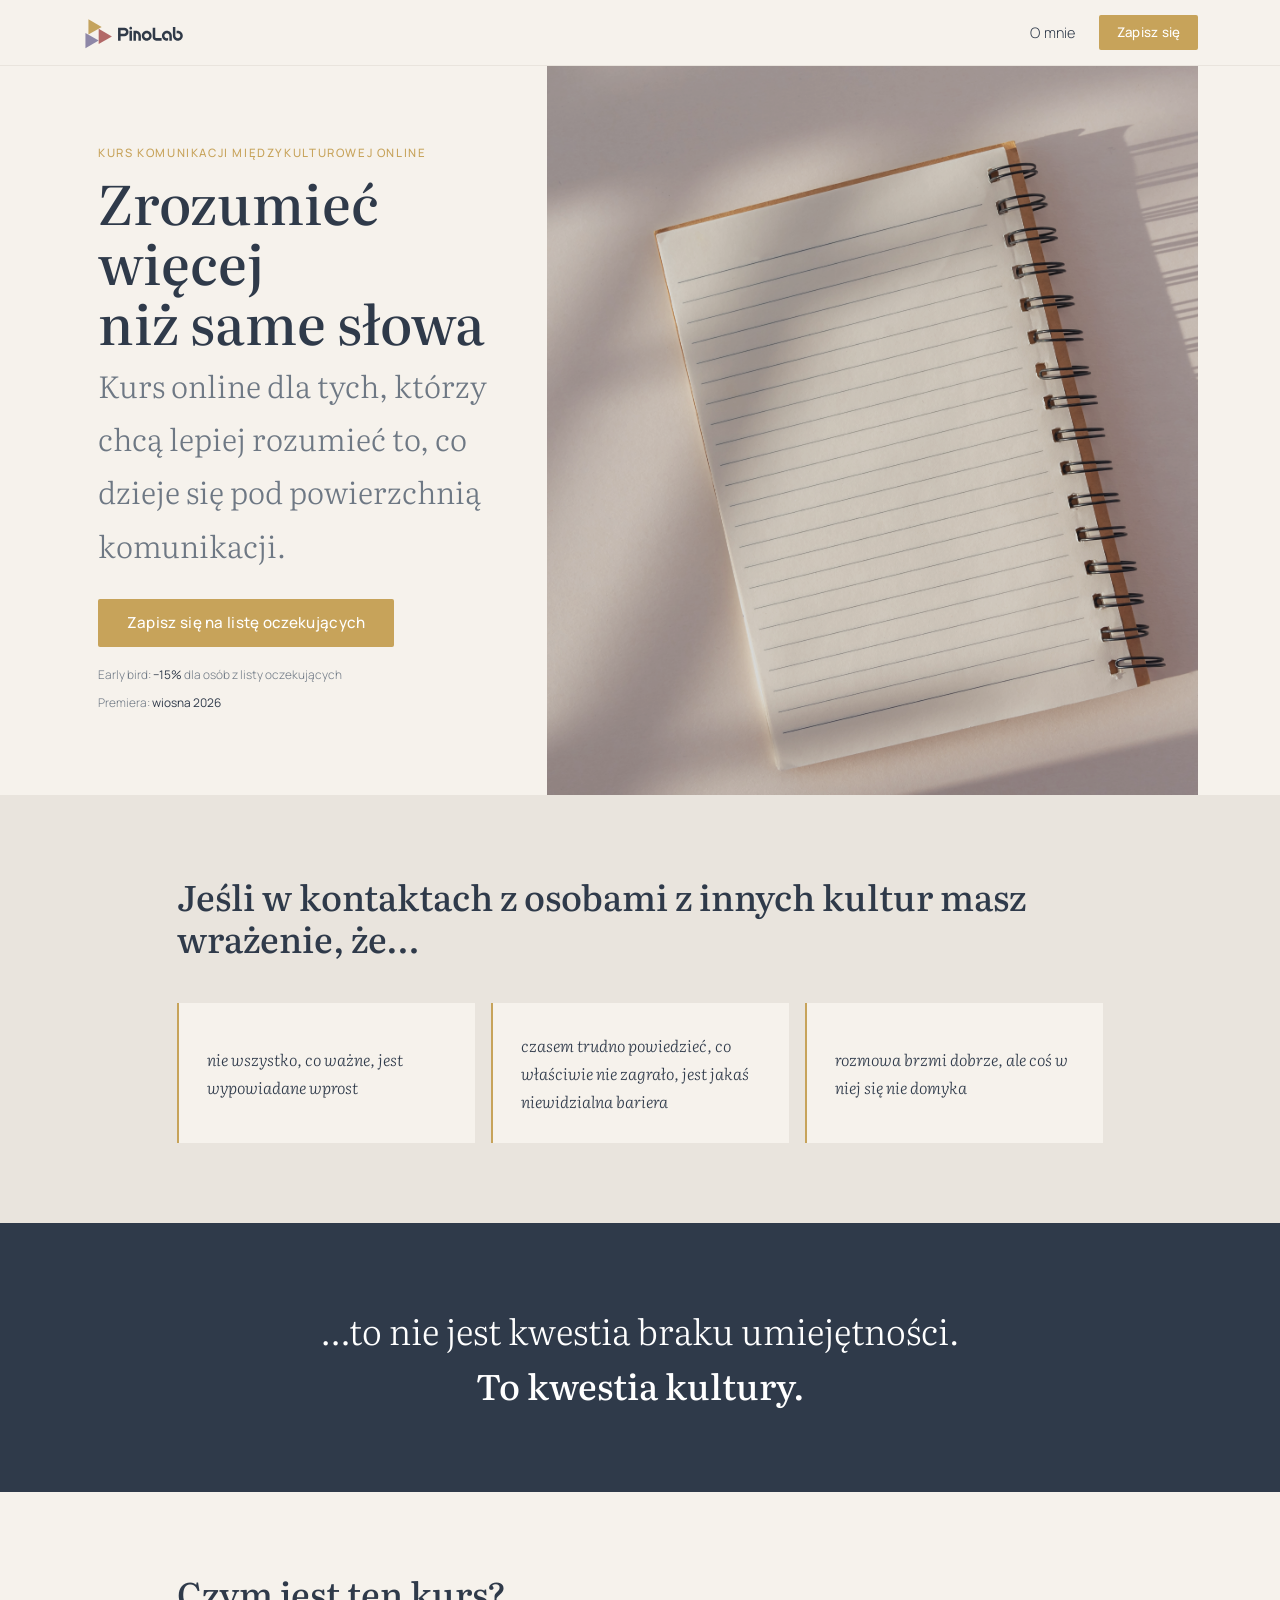
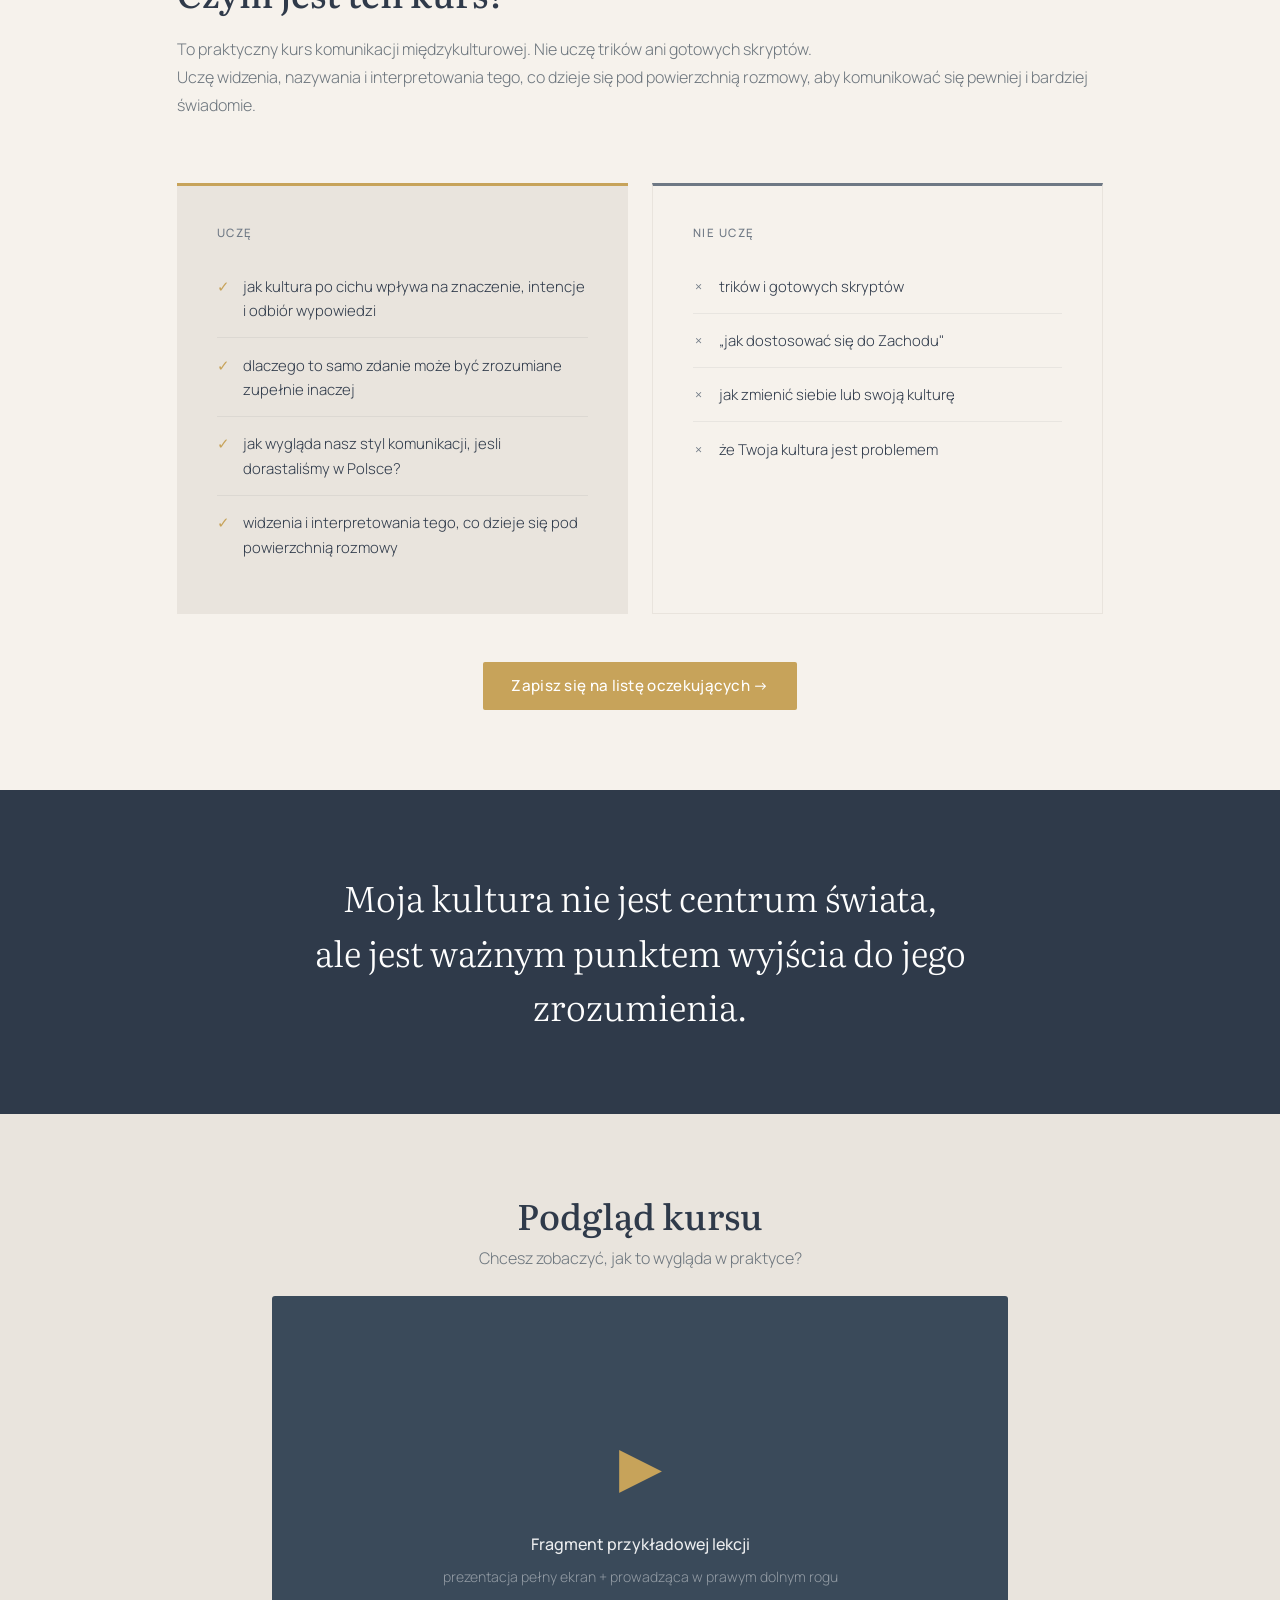
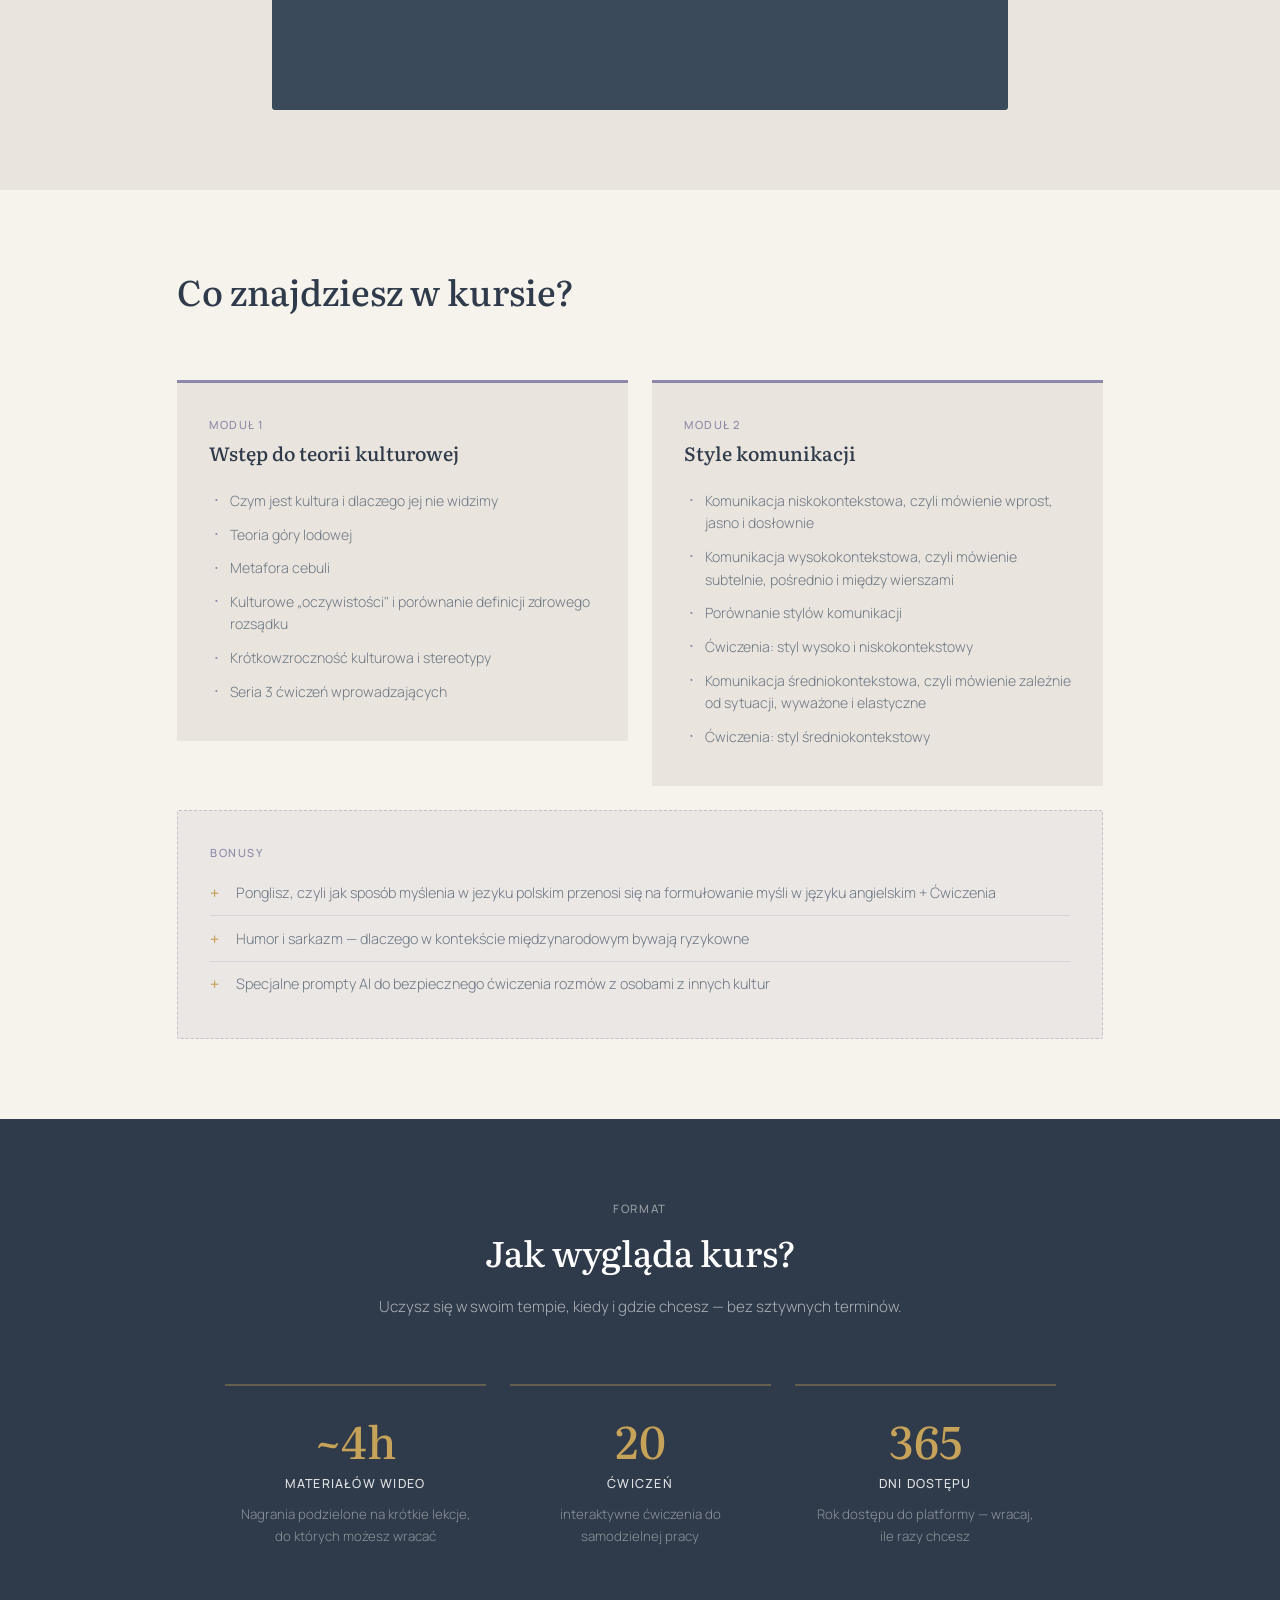
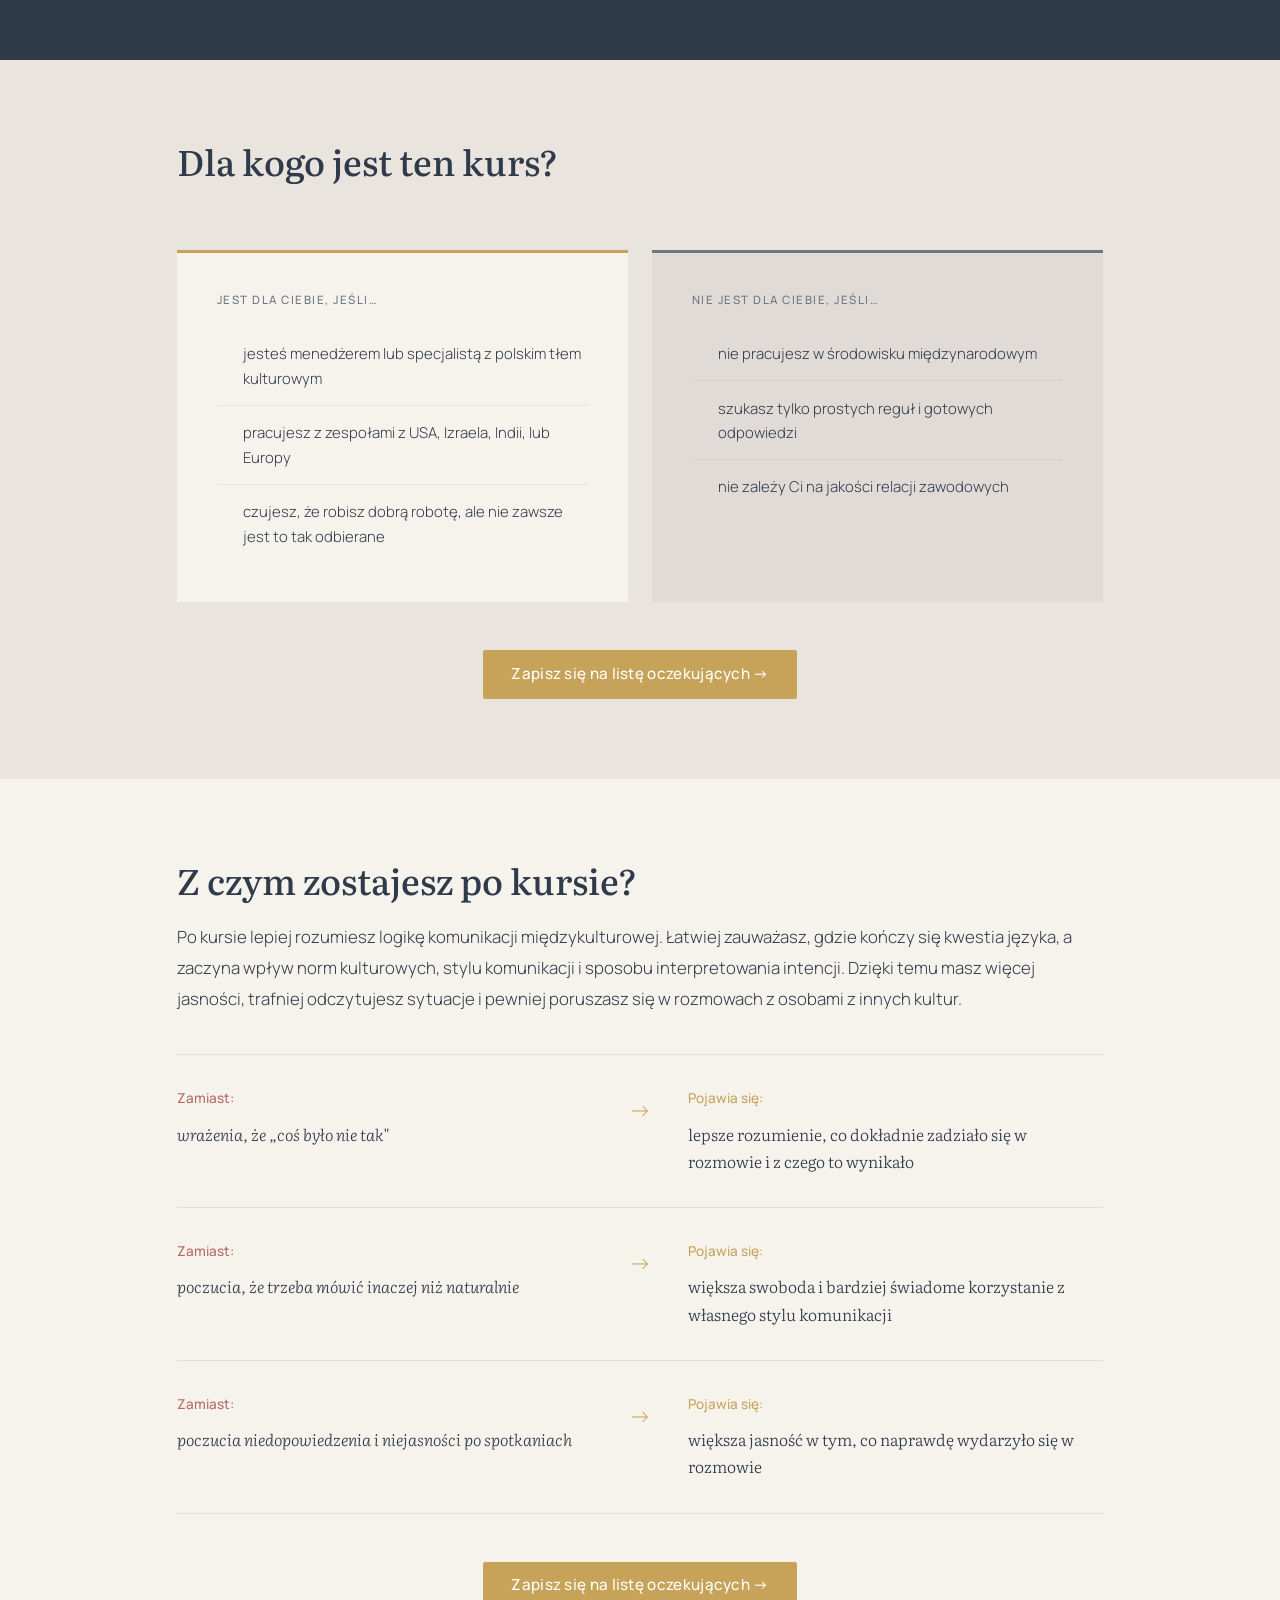
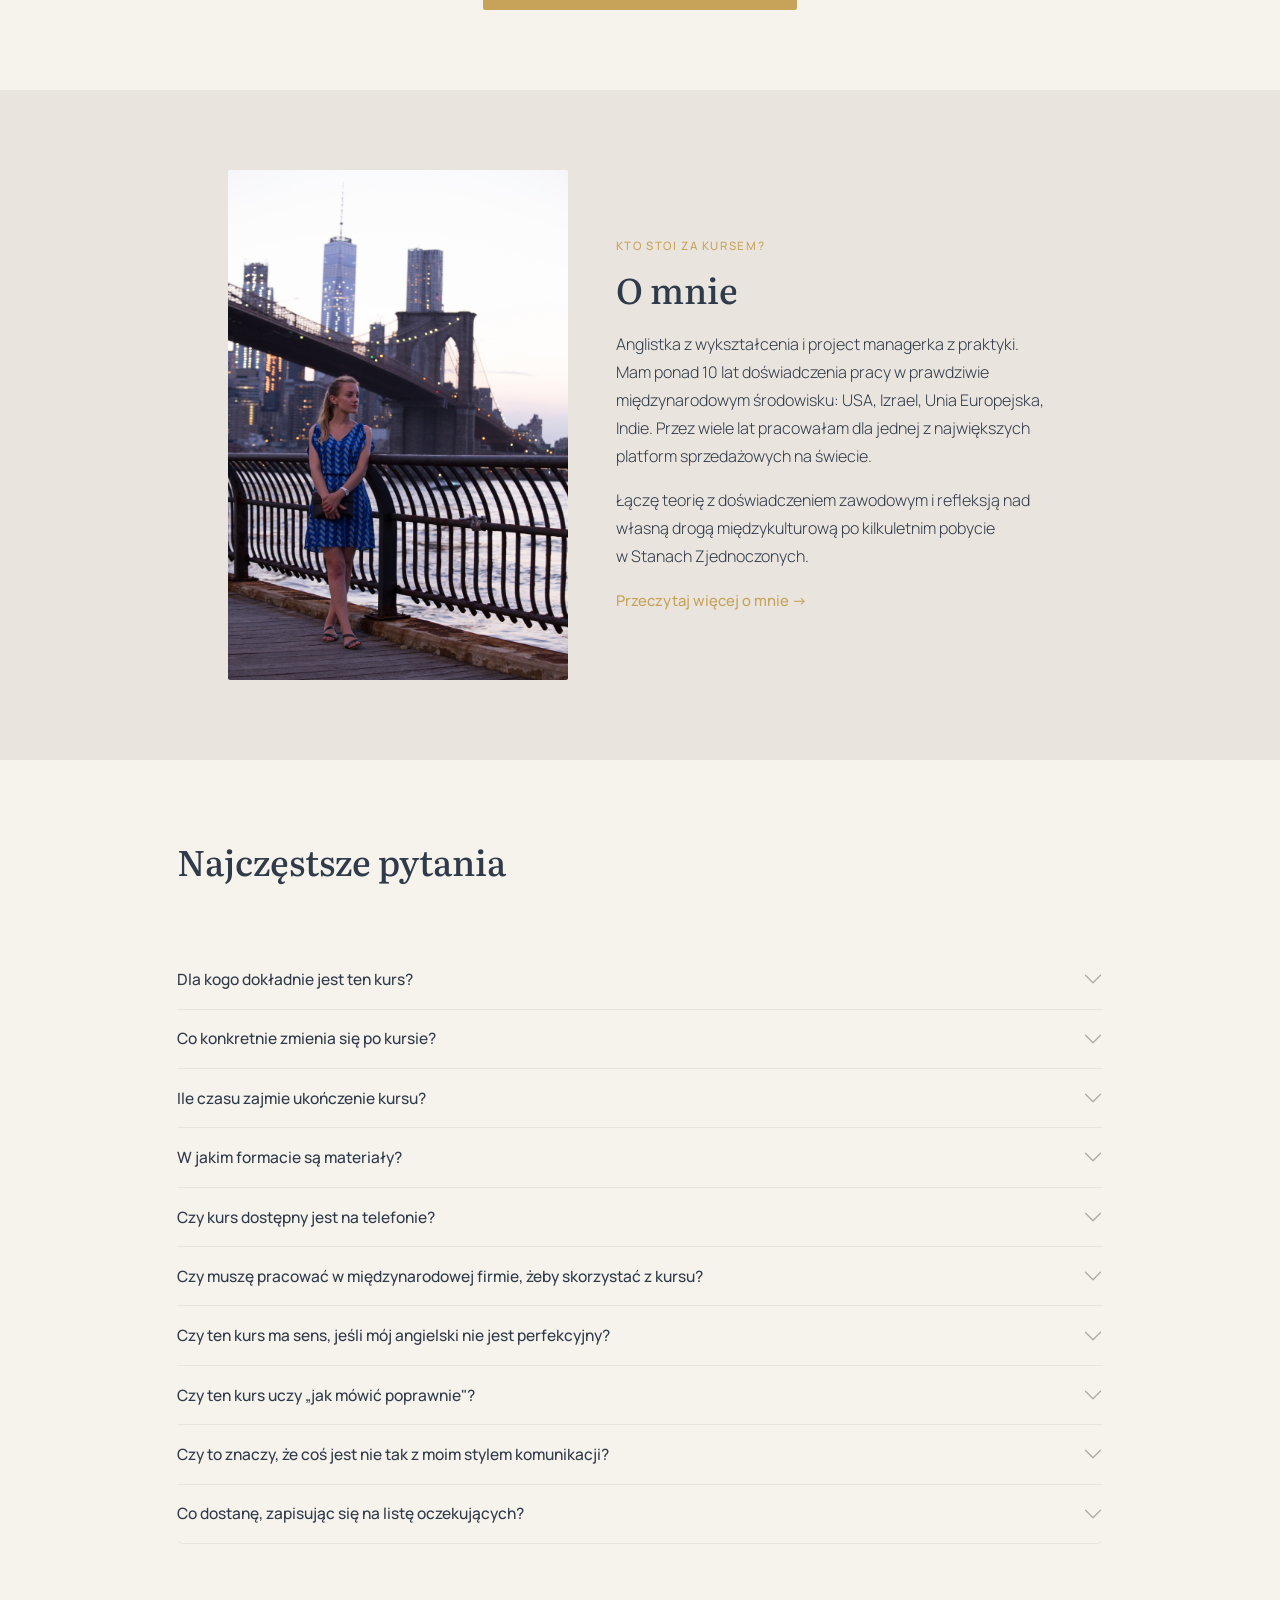
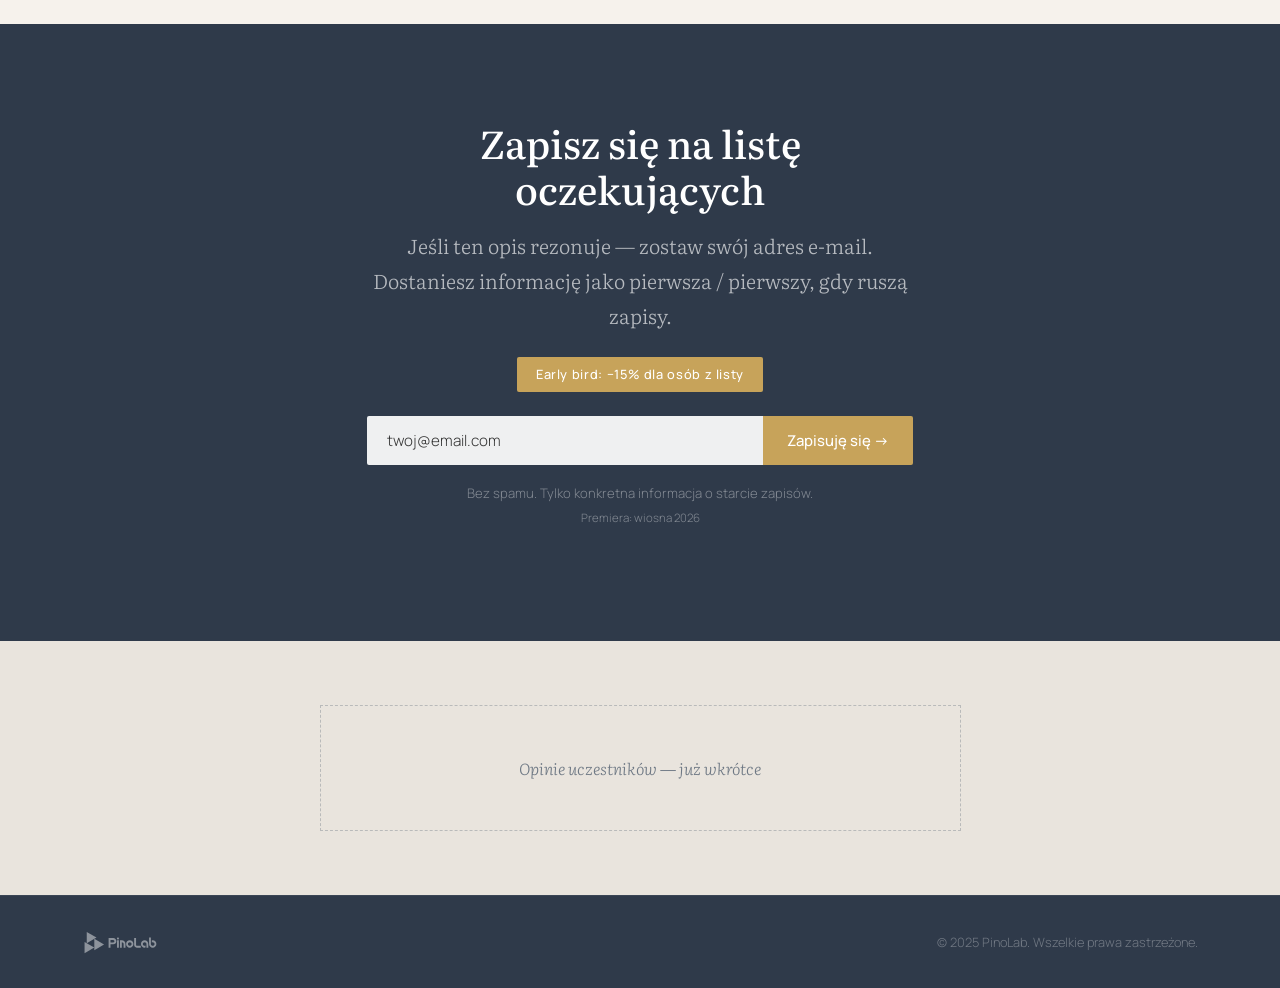
<file: index.html>
<!DOCTYPE html>
<html lang="pl">
<head>
  <meta charset="UTF-8">
  <meta name="viewport" content="width=device-width, initial-scale=1.0">
  <title>PinoLab — Komunikacja Międzykulturowa</title>

  <link href="https://cdn.jsdelivr.net/npm/bootstrap@5.3.3/dist/css/bootstrap.min.css" rel="stylesheet">

  <link rel="preconnect" href="https://fonts.googleapis.com">
  <link rel="preconnect" href="https://fonts.gstatic.com" crossorigin>
  <link href="https://fonts.googleapis.com/css2?family=Literata:ital,opsz,wght@0,7..72,300;0,7..72,500;1,7..72,300;1,7..72,500&family=Manrope:wght@300;500&display=swap" rel="stylesheet">

  <link href="style.css" rel="stylesheet">
</head>
<body>

<!-- ==========================================
     HEADER
     ========================================== -->
<header class="site-header sticky-top">
  <div class="container">
    <div class="d-flex justify-content-between align-items-center">
      <a href="index.html" class="logo-link">
        <img src="logo.svg" alt="PinoLab" class="site-logo">
      </a>
      <nav class="d-flex align-items-center gap-4">
        <a href="o-mnie.html" class="nav-link-custom">O mnie</a>
        <a href="#formularz" class="btn btn-ochre btn-sm">Zapisz się</a>
      </nav>
    </div>
  </div>
</header>


<!-- ==========================================
     1. HERO
     ========================================== -->
<section class="section-hero">
  <div class="container">
    <div class="row g-0 hero-row align-items-stretch">

      <div class="col-lg-5 d-flex align-items-center">
        <div class="hero-content">
          <h1 class="section-label">Kurs komunikacji międzykulturowej online</h1>
          <h2 class="hero-title">
            Zrozumieć więcej<br>
            niż same słowa
          </h2>
          <p class="hero-subtitle font-literata-light">Kurs online dla tych, którzy chcą lepiej rozumieć to, co dzieje się pod powierzchnią komunikacji.</p>
        
          <a href="#formularz" class="btn btn-ochre">Zapisz się na listę oczekujących</a>
          <p class="early-bird-note mt-3 mb-0">
            <small>Early bird: <strong>−15%</strong> dla osób z listy oczekujących</small>
          </p>
          <p class="early-bird-note mt-1 mb-0">
            <small>Premiera: <strong>wiosna 2026</strong></small>
          </p>
        </div>
      </div>

      <div class="col-lg-7 hero-image-col d-flex align-items-stretch">
        <img
          src="images/landing page hero.jpg"
          alt=""
          class="hero-image"
          aria-hidden="true">
      </div>

    </div>
  </div>
</section>


<!-- ==========================================
     2. PROBLEM — rozpoznanie
     ========================================== -->
<section class="section-problem">
  <div class="container">

    <div class="row justify-content-center mb-4">
      <div class="col-lg-10">
        <h2 class="section-title">Jeśli w kontaktach z osobami z innych kultur masz wrażenie, że…</h2>
      </div>
    </div>

    <div class="row justify-content-center">
      <div class="col-lg-10">
        <div class="row g-3">
          <div class="col-12 col-md-4">
            <div class="problem-tile h-100">
              nie wszystko, co ważne, jest wypowiadane wprost
            </div>
          </div>
          <div class="col-12 col-md-4">
            <div class="problem-tile h-100">
              czasem trudno powiedzieć, co właściwie nie zagrało, jest jakaś niewidzialna bariera
            </div>
          </div>
          <div class="col-12 col-md-4">
            <div class="problem-tile h-100">
              rozmowa brzmi dobrze, ale coś w niej się nie domyka
            </div>
          </div>
        </div>
      </div>
    </div>

  </div>
</section>


<!-- ==========================================
     3. REFRAME — kwestia kultury
     ========================================== -->
<section class="section-reframe">
  <div class="container">
    <div class="row justify-content-center">
      <div class="col-lg-8 text-center">
        <p class="reframe-quote font-literata-light">
          …to nie jest kwestia braku umiejętności.<br>
          <span style="font-weight: 500;">To kwestia kultury.</span>
        </p>
      </div>
    </div>
  </div>
</section>


<!-- ==========================================
     4. CZYM JEST TEN KURS
     ========================================== -->
<section class="section-czym-jest">
  <div class="container">

    <div class="row justify-content-center mb-5">
      <div class="col-lg-10">
        <h2 class="section-title">Czym jest ten kurs?</h2>
        <p class="text-secondary">
          To praktyczny kurs komunikacji międzykulturowej. Nie uczę trików ani gotowych skryptów.<br>
          Uczę widzenia, nazywania i interpretowania tego, co dzieje się pod powierzchnią rozmowy, aby komunikować się pewniej i bardziej świadomie.
        </p>
      </div>
    </div>

    <div class="row g-4 justify-content-center">
      <div class="col-md-5">
        <div class="course-card course-card-yes h-100">
          <h3 class="card-title-custom">Uczę</h3>
          <ul class="card-list">
            <li>jak kultura po cichu wpływa na znaczenie, intencje i odbiór wypowiedzi</li>
            <li>dlaczego to samo zdanie może być zrozumiane zupełnie inaczej</li>
            <li>jak wygląda nasz styl komunikacji, jesli dorastaliśmy w Polsce?</li>
            <li>widzenia i interpretowania tego, co dzieje się pod powierzchnią rozmowy</li>
          </ul>
        </div>
      </div>
      <div class="col-md-5">
        <div class="course-card course-card-no h-100">
          <h3 class="card-title-custom">Nie uczę</h3>
          <ul class="card-list">
            <li>trików i gotowych skryptów</li>
            <li>„jak dostosować się do Zachodu"</li>
            <li>jak zmienić siebie lub swoją kulturę</li>
            <li>że Twoja kultura jest problemem</li>
          </ul>
        </div>
      </div>
    </div>

    <div class="row justify-content-center mt-5">
      <div class="col-lg-10 text-center">
        <a href="#formularz" class="btn btn-ochre">Zapisz się na listę oczekujących →</a>
      </div>
    </div>

  </div>
</section>


<!-- ==========================================
     4b. REFRAME — moja kultura
     ========================================== -->
<section class="section-reframe">
  <div class="container">
    <div class="row justify-content-center">
      <div class="col-lg-8 text-center">
        <p class="reframe-quote font-literata-light">
          Moja kultura nie jest centrum świata,<br>
          ale jest ważnym punktem wyjścia do jego zrozumienia.
        </p>
      </div>
    </div>
  </div>
</section>


<!-- ==========================================
     5. PODGLĄD VIDEO
     ========================================== -->
<section class="section-video">
  <div class="container">
    <div class="row justify-content-center">
      <div class="col-lg-8 text-center">
        <h2 class="section-title mb-2">Podgląd kursu</h2>
        <p class="text-secondary mb-4">Chcesz zobaczyć, jak to wygląda w praktyce?</p>

        <div class="ratio ratio-16x9">
          <div class="video-placeholder d-flex align-items-center justify-content-center text-center">
            <div>
              <span class="play-icon">&#9654;</span>
              <p class="mt-3 mb-1 font-manrope-medium" style="color: rgba(255,255,255,0.9);">
                Fragment przykładowej lekcji
              </p>
              <small style="color: rgba(255,255,255,0.45);">
                prezentacja pełny ekran + prowadząca w prawym dolnym rogu
              </small>
            </div>
          </div>
        </div>

      </div>
    </div>
  </div>
</section>


<!-- ==========================================
     6. SPIS TREŚCI
     ========================================== -->
<section class="section-spis">
  <div class="container">

    <div class="row justify-content-center mb-5">
      <div class="col-lg-10">
        <h2 class="section-title">Co znajdziesz w kursie?</h2>
      </div>
    </div>

    <div class="row g-4 justify-content-center align-items-start">
      <div class="col-md-5">
        <div class="module-card h-100">
          <p class="module-label">Moduł 1</p>
          <h3 class="module-title">Wstęp do teorii kulturowej</h3>
          <ul class="module-list">
            <li>Czym jest kultura i dlaczego jej nie widzimy</li>
            <li>Teoria góry lodowej</li>
            <li>Metafora cebuli</li>
            <li>Kulturowe „oczywistości" i porównanie definicji zdrowego rozsądku</li>
            <li>Krótkowzroczność kulturowa i stereotypy</li>
            <li>Seria 3 ćwiczeń wprowadzających</li>
          </ul>
        </div>
      </div>
      <div class="col-md-5">
        <div class="module-card h-100">
          <p class="module-label">Moduł 2</p>
          <h3 class="module-title">Style komunikacji</h3>
          <ul class="module-list">
            <li>Komunikacja niskokontekstowa, czyli mówienie wprost, jasno i dosłownie</li>
            <li>Komunikacja wysokokontekstowa, czyli mówienie subtelnie, pośrednio i między wierszami</li>
            <li>Porównanie stylów komunikacji</li>
            <li>Ćwiczenia: styl wysoko i niskokontekstowy</li>
            <li>Komunikacja średniokontekstowa, czyli mówienie zależnie od sytuacji, wyważone i elastyczne</li>
            <li>Ćwiczenia: styl średniokontekstowy</li>
          </ul>
        </div>
      </div>
    </div>

    <div class="row justify-content-center mt-4">
      <div class="col-lg-10">
        <div class="bonus-card">
          <p class="module-label">Bonusy</p>
          <ul class="bonus-list mt-2">
            <li>Ponglisz, czyli jak sposób myślenia w jezyku polskim przenosi się na formułowanie myśli w języku angielskim + Ćwiczenia</li>
            <li>Humor i sarkazm — dlaczego w kontekście międzynarodowym bywają ryzykowne</li>
            <li>Specjalne prompty AI do bezpiecznego ćwiczenia rozmów z osobami z innych kultur</li>
          </ul>
        </div>
      </div>
    </div>

  </div>
</section>


<!-- ==========================================
     6b. FORMAT KURSU
     ========================================== -->
<section class="section-format">
  <div class="container">

    <div class="row justify-content-center mb-5">
      <div class="col-lg-10 text-center">
        <p class="section-label" style="color: rgba(255,255,255,0.5);">Format</p>
        <h2 class="section-title" style="color: #fff;">Jak wygląda kurs?</h2>
        <p style="color: rgba(255,255,255,0.6); font-size: 0.95rem;">
          Uczysz się w&nbsp;swoim tempie, kiedy i&nbsp;gdzie chcesz — bez sztywnych terminów.
        </p>
      </div>
    </div>

    <div class="row g-4 justify-content-center">
      <div class="col-sm-6 col-lg-3">
        <div class="stat-card">
          <span class="stat-value">~4h</span>
          <span class="stat-label">Materiałów wideo</span>
          <p class="stat-desc">Nagrania podzielone na krótkie lekcje, do których możesz wracać</p>
        </div>
      </div>
      <div class="col-sm-6 col-lg-3">
        <div class="stat-card">
          <span class="stat-value">20</span>
          <span class="stat-label">Ćwiczeń</span>
          <p class="stat-desc">interaktywne ćwiczenia do samodzielnej pracy</p>
        </div>
      </div>
      <div class="col-sm-6 col-lg-3">
        <div class="stat-card">
          <span class="stat-value">365</span>
          <span class="stat-label">Dni dostępu</span>
          <p class="stat-desc">Rok dostępu do platformy — wracaj, ile razy chcesz</p>
        </div>
      </div>
    </div>

  </div>
</section>


<!-- ==========================================
     7. DLA KOGO
     ========================================== -->
<section class="section-dla-kogo">
  <div class="container">

    <div class="row justify-content-center mb-5">
      <div class="col-lg-10">
        <h2 class="section-title">Dla kogo jest ten kurs?</h2>
      </div>
    </div>

    <div class="row g-4 justify-content-center">
      <div class="col-md-5">
        <div class="audience-card audience-yes h-100">
          <h3 class="card-title-custom">Jest dla Ciebie, jeśli…</h3>
          <ul class="card-list">
            <li>jesteś menedżerem lub specjalistą z polskim tłem kulturowym</li>
            <li>pracujesz z zespołami z USA, Izraela, Indii, lub Europy</li>
            <li>czujesz, że robisz dobrą robotę, ale nie zawsze jest to tak odbierane</li>
          </ul>
        </div>
      </div>
      <div class="col-md-5">
        <div class="audience-card audience-no h-100">
          <h3 class="card-title-custom">Nie jest dla Ciebie, jeśli…</h3>
          <ul class="card-list">
            <li>nie pracujesz w środowisku międzynarodowym</li>
            <li>szukasz tylko prostych reguł i gotowych odpowiedzi</li>
            <li>nie zależy Ci na jakości relacji zawodowych</li>
          </ul>
        </div>
      </div>
    </div>

    <div class="row justify-content-center mt-5">
      <div class="col-lg-10 text-center">
        <a href="#formularz" class="btn btn-ochre">Zapisz się na listę oczekujących →</a>
      </div>
    </div>

  </div>
</section>


<!-- ==========================================
     8. TRANSFORMACJA
     ========================================== -->
<section class="section-transformacja">
  <div class="container">

    <div class="row justify-content-center mb-4">
      <div class="col-lg-10">
        <h2 class="section-title">Z czym zostajesz po kursie?</h2>
        <p style="font-size: 1.05rem; line-height: 1.85; color: var(--color-text);">
          Po kursie lepiej rozumiesz logikę komunikacji międzykulturowej. Łatwiej zauważasz, gdzie kończy się kwestia języka, a zaczyna wpływ norm kulturowych, stylu komunikacji i sposobu interpretowania intencji. Dzięki temu masz więcej jasności, trafniej odczytujesz sytuacje i pewniej poruszasz się w rozmowach z osobami z innych kultur.
        </p>
      </div>
    </div>

    <div class="row justify-content-center">
      <div class="col-lg-10">
        <div class="transform-table">

          <div class="transform-row">
            <div class="transform-col transform-col-before">
              <span class="transform-col-label">Zamiast:</span>
              <p class="transform-col-text font-literata-light"><em>wrażenia, że „coś było nie tak"</em></p>
            </div>
            <div class="transform-arrow">&#8594;</div>
            <div class="transform-col transform-col-after">
              <span class="transform-col-label">Pojawia się:</span>
              <p class="transform-col-text font-literata-light">lepsze rozumienie, co dokładnie zadziało się w rozmowie i z czego to wynikało</p>
            </div>
          </div>

          <div class="transform-row">
            <div class="transform-col transform-col-before">
              <span class="transform-col-label">Zamiast:</span>
              <p class="transform-col-text font-literata-light"><em>poczucia, że trzeba mówić inaczej niż naturalnie</em></p>
            </div>
            <div class="transform-arrow">&#8594;</div>
            <div class="transform-col transform-col-after">
              <span class="transform-col-label">Pojawia się:</span>
              <p class="transform-col-text font-literata-light">większa swoboda i bardziej świadome korzystanie z własnego stylu komunikacji</p>
            </div>
          </div>

          <div class="transform-row">
            <div class="transform-col transform-col-before">
              <span class="transform-col-label">Zamiast:</span>
              <p class="transform-col-text font-literata-light"><em>poczucia niedopowiedzenia i niejasności po spotkaniach</em></p>
            </div>
            <div class="transform-arrow">&#8594;</div>
            <div class="transform-col transform-col-after">
              <span class="transform-col-label">Pojawia się:</span>
              <p class="transform-col-text font-literata-light">większa jasność w tym, co naprawdę wydarzyło się w rozmowie</p>
            </div>
          </div>

        </div>
      </div>
    </div>

    <div class="row justify-content-center mt-5">
      <div class="col-lg-10 text-center">
        <a href="#formularz" class="btn btn-ochre">Zapisz się na listę oczekujących →</a>
      </div>
    </div>

  </div>
</section>


<!-- ==========================================
     9. O MNIE — zajawka
     ========================================== -->
<section class="section-o-mnie">
  <div class="container">
    <div class="row align-items-center g-5 justify-content-center">

      <div class="col-md-4 text-center">
        <img
          src="images/new york 1.jpg"
          alt=""
          class="o-mnie-image"
          aria-hidden="true">
      </div>

      <div class="col-md-5">
        <p class="section-label">Kto stoi za kursem?</p>
        <h2 class="section-title">O mnie</h2>
        <p>
          Anglistka z wykształcenia i project managerka z&nbsp;praktyki. Mam ponad 10 lat doświadczenia pracy w prawdziwie międzynarodowym środowisku: USA, Izrael, Unia Europejska, Indie. Przez wiele lat pracowałam dla jednej z&nbsp;największych platform sprzedażowych na świecie.
        </p>
        <p>
          Łączę teorię z doświadczeniem zawodowym i&nbsp;refleksją nad własną drogą międzykulturową po kilkuletnim pobycie w&nbsp;Stanach Zjednoczonych.
        </p>
        <a href="o-mnie.html" class="link-about">Przeczytaj więcej o mnie →</a>
      </div>

    </div>
  </div>
</section>


<!-- ==========================================
     10. FAQ
     ========================================== -->
<section class="section-faq">
  <div class="container">

    <div class="row justify-content-center mb-5">
      <div class="col-lg-10">
        <h2 class="section-title">Najczęstsze pytania</h2>
      </div>
    </div>

    <div class="row justify-content-center">
      <div class="col-lg-10">
        <div class="accordion faq-accordion" id="faqAccordion">

          <div class="accordion-item">
            <h2 class="accordion-header">
              <button class="accordion-button collapsed" type="button"
                data-bs-toggle="collapse" data-bs-target="#faq1" aria-expanded="false">
                Dla kogo dokładnie jest ten kurs?
              </button>
            </h2>
            <div id="faq1" class="accordion-collapse collapse" data-bs-parent="#faqAccordion">
              <div class="accordion-body">
                Dla menedżerów, specjalistów i wszystkich osób pracujących lub współpracujących
                w międzynarodowym środowisku. Szczególnie dla tych, którzy mają kontakt
                z osobami spoza polskiej kultury.
              </div>
            </div>
          </div>

          <div class="accordion-item">
            <h2 class="accordion-header">
              <button class="accordion-button collapsed" type="button"
                data-bs-toggle="collapse" data-bs-target="#faq2" aria-expanded="false">
                Co konkretnie zmienia się po kursie?
              </button>
            </h2>
            <div id="faq2" class="accordion-collapse collapse" data-bs-parent="#faqAccordion">
              <div class="accordion-body">
                Uczestnicy zyskują ulgę („to nie tylko ja"), zgodę na mówienie niedoskonale
                ale świadomie, większą ciekawość zamiast samokrytyki oraz spokój
                i ugruntowanie w rozmowach, spotkaniach i mailach.
              </div>
            </div>
          </div>

          <div class="accordion-item">
            <h2 class="accordion-header">
              <button class="accordion-button collapsed" type="button"
                data-bs-toggle="collapse" data-bs-target="#faq3" aria-expanded="false">
                Ile czasu zajmie ukończenie kursu?
              </button>
            </h2>
            <div id="faq3" class="accordion-collapse collapse" data-bs-parent="#faqAccordion">
              <div class="accordion-body">
                Około 4 godzin materiałów wideo i 2 godzin ćwiczeń. Masz dostęp do platformy
                przez 365 dni — możesz robić kurs we własnym tempie, na komputerze i smartfonie.
              </div>
            </div>
          </div>

          <div class="accordion-item">
            <h2 class="accordion-header">
              <button class="accordion-button collapsed" type="button"
                data-bs-toggle="collapse" data-bs-target="#faq4" aria-expanded="false">
                W jakim formacie są materiały?
              </button>
            </h2>
            <div id="faq4" class="accordion-collapse collapse" data-bs-parent="#faqAccordion">
              <div class="accordion-body">
                Wideo z prezentacjami i przykładami z życia zawodowego, ćwiczenia do
                samodzielnej pracy oraz — w kolejnych modułach — specjalne prompty AI
                do bezpiecznego ćwiczenia rozmów z osobami z innych kultur.
              </div>
            </div>
          </div>

          <div class="accordion-item">
            <h2 class="accordion-header">
              <button class="accordion-button collapsed" type="button"
                data-bs-toggle="collapse" data-bs-target="#faq6" aria-expanded="false">
                Czy kurs dostępny jest na telefonie?
              </button>
            </h2>
            <div id="faq6" class="accordion-collapse collapse" data-bs-parent="#faqAccordion">
              <div class="accordion-body">
                Kurs dostępny na każdym urządzeniu: na komputerze i telefonie.
              </div>
            </div>
          </div>

          <div class="accordion-item">
            <h2 class="accordion-header">
              <button class="accordion-button collapsed" type="button"
                data-bs-toggle="collapse" data-bs-target="#faq7" aria-expanded="false">
                Czy muszę pracować w międzynarodowej firmie, żeby skorzystać z kursu?
              </button>
            </h2>
            <div id="faq7" class="accordion-collapse collapse" data-bs-parent="#faqAccordion">
              <div class="accordion-body">
                Nie. Kurs pokazuje, jak kultura wpływa na sposób komunikacji — również nasz,
                polski. To dobra baza także dla osób, które dopiero wchodzą w międzynarodowe
                środowisko.
              </div>
            </div>
          </div>

          <div class="accordion-item">
            <h2 class="accordion-header">
              <button class="accordion-button collapsed" type="button"
                data-bs-toggle="collapse" data-bs-target="#faq8" aria-expanded="false">
                Czy ten kurs ma sens, jeśli mój angielski nie jest perfekcyjny?
              </button>
            </h2>
            <div id="faq8" class="accordion-collapse collapse" data-bs-parent="#faqAccordion">
              <div class="accordion-body">
                Tak. Perfekcyjny angielski nie jest warunkiem skutecznej komunikacji. Kurs skupia
                się na znaczeniu, kontekście i intencji, nie na poprawności językowej.
              </div>
            </div>
          </div>

          <div class="accordion-item">
            <h2 class="accordion-header">
              <button class="accordion-button collapsed" type="button"
                data-bs-toggle="collapse" data-bs-target="#faq9" aria-expanded="false">
                Czy ten kurs uczy „jak mówić poprawnie"?
              </button>
            </h2>
            <div id="faq9" class="accordion-collapse collapse" data-bs-parent="#faqAccordion">
              <div class="accordion-body">
                Nie. To nie jest kurs językowy. Kurs pomaga zrozumieć, gdzie znajdujesz się
                na skali stylów komunikacji i jak świadomie wykorzystywać to w praktyce.
              </div>
            </div>
          </div>

          <div class="accordion-item">
            <h2 class="accordion-header">
              <button class="accordion-button collapsed" type="button"
                data-bs-toggle="collapse" data-bs-target="#faq10" aria-expanded="false">
                Czy to znaczy, że coś jest nie tak z moim stylem komunikacji?
              </button>
            </h2>
            <div id="faq10" class="accordion-collapse collapse" data-bs-parent="#faqAccordion">
              <div class="accordion-body">
                Nie. Kurs operuje na poziomie ogólnych wzorców kulturowych. Każdy z nas ma
                swój indywidualny styl — i to jest w porządku.
              </div>
            </div>
          </div>

          <div class="accordion-item">
            <h2 class="accordion-header">
              <button class="accordion-button collapsed" type="button"
                data-bs-toggle="collapse" data-bs-target="#faq5" aria-expanded="false">
                Co dostanę, zapisując się na listę oczekujących?
              </button>
            </h2>
            <div id="faq5" class="accordion-collapse collapse" data-bs-parent="#faqAccordion">
              <div class="accordion-body">
                Jako pierwsza / pierwszy dowiesz się o otwarciu zapisów. Dodatkowo osoby
                z listy oczekujących otrzymają <strong>rabat −15%</strong> na zakup kursu
                przy premierze. Bez spamu, bez presji.
              </div>
            </div>
          </div>

        </div>
      </div>
    </div>

  </div>
</section>


<!-- ==========================================
     11. FORMULARZ — lista oczekujących
     ========================================== -->
<section class="section-formularz" id="formularz">
  <div class="container">
    <div class="row justify-content-center text-center">
      <div class="col-lg-6">

        <h2 class="section-title-light">
          Zapisz się na listę<br>oczekujących
        </h2>
        <p class="font-literata-light fs-5 mb-4" style="color: rgba(255,255,255,0.65);">
          Jeśli ten opis rezonuje — zostaw swój adres e-mail.<br>
          Dostaniesz informację jako pierwsza / pierwszy, gdy ruszą zapisy.
        </p>

        <div class="mb-4">
          <span class="early-bird-badge">Early bird: −15% dla osób z listy</span>
        </div>

        <div id="mlb2-37994624" class="ml-form-embedContainer ml-subscribe-form ml-subscribe-form-37994624">
          <div class="ml-form-align-center">
            <div class="ml-form-embedWrapper embedForm">
              <div class="ml-form-embedBody ml-form-embedBodyDefault row-form">
                <form class="ml-block-form" action="https://assets.mailerlite.com/jsonp/2059196/forms/181029651866453661/subscribe" data-code="" method="post" target="_blank">
                  <div class="ml-form-formContent">
                    <div class="ml-form-fieldRow ml-last-item">
                      <div class="ml-field-group ml-field-email ml-validate-email ml-validate-required">
                        <input aria-label="email" aria-required="true" type="email" class="form-control" data-inputmask="" name="fields[email]" placeholder="twoj@email.com" autocomplete="email">
                      </div>
                    </div>
                  </div>
                  <input type="hidden" name="ml-submit" value="1">
                  <div class="ml-form-embedSubmit">
                    <button type="submit" class="primary">Zapisuję się →</button>
                    <button disabled="disabled" style="display: none;" type="button" class="loading">
                      <div class="ml-form-embedSubmitLoad"></div>
                      <span class="sr-only">Loading...</span>
                    </button>
                  </div>
                  <input type="hidden" name="anticsrf" value="true">
                </form>
              </div>
              <div class="ml-form-successBody row-success" style="display: none">
                <div class="ml-form-successContent">
                  <p>Dziękuję! Dostaniesz ode mnie wiadomość, gdy ruszą zapisy.</p>
                </div>
              </div>
            </div>
          </div>
        </div>

        <p class="form-note mt-3">
          Bez spamu. Tylko konkretna informacja o starcie zapisów.<br>
          <small>Premiera: wiosna 2026</small>
        </p>

      </div>
    </div>
  </div>
</section>

<link rel="stylesheet" href="mailerlite.css">

  <script>
    function ml_webform_success_37994624() {
      var $ = ml_jQuery || jQuery;
      $('.ml-subscribe-form-37994624 .row-success').show();
      $('.ml-subscribe-form-37994624 .row-form').hide();
    }
      </script>
  
  
      <script src="https://groot.mailerlite.com/js/w/webforms.min.js?v95037e5bac78f29ed026832ca21a7c7b" type="text/javascript"></script>
        <script>
            fetch("https://assets.mailerlite.com/jsonp/2059196/forms/181029651866453661/takel")
        </script>

<!-- ==========================================
     12. TESTIMONIALE — placeholder
     ========================================== -->
<section class="section-testimoniale">
  <div class="container">
    <div class="row justify-content-center">
      <div class="col-lg-7">
        <div class="testimonials-placeholder text-center">
          <p class="font-literata-light fst-italic mb-0" style="color: var(--color-secondary);">
            Opinie uczestników — już wkrótce
          </p>
        </div>
      </div>
    </div>
  </div>
</section>


<!-- ==========================================
     FOOTER
     ========================================== -->
<footer>
  <div class="container">
    <div class="d-flex flex-column flex-md-row justify-content-between align-items-center gap-3">
      <a href="index.html">
        <img src="logo.svg" alt="PinoLab" class="logo-footer">
      </a>
      <span>&copy; 2025 PinoLab. Wszelkie prawa zastrzeżone.</span>
    </div>
  </div>
</footer>


<script src="https://cdn.jsdelivr.net/npm/bootstrap@5.3.3/dist/js/bootstrap.bundle.min.js"></script>

</body>
</html>
</file>
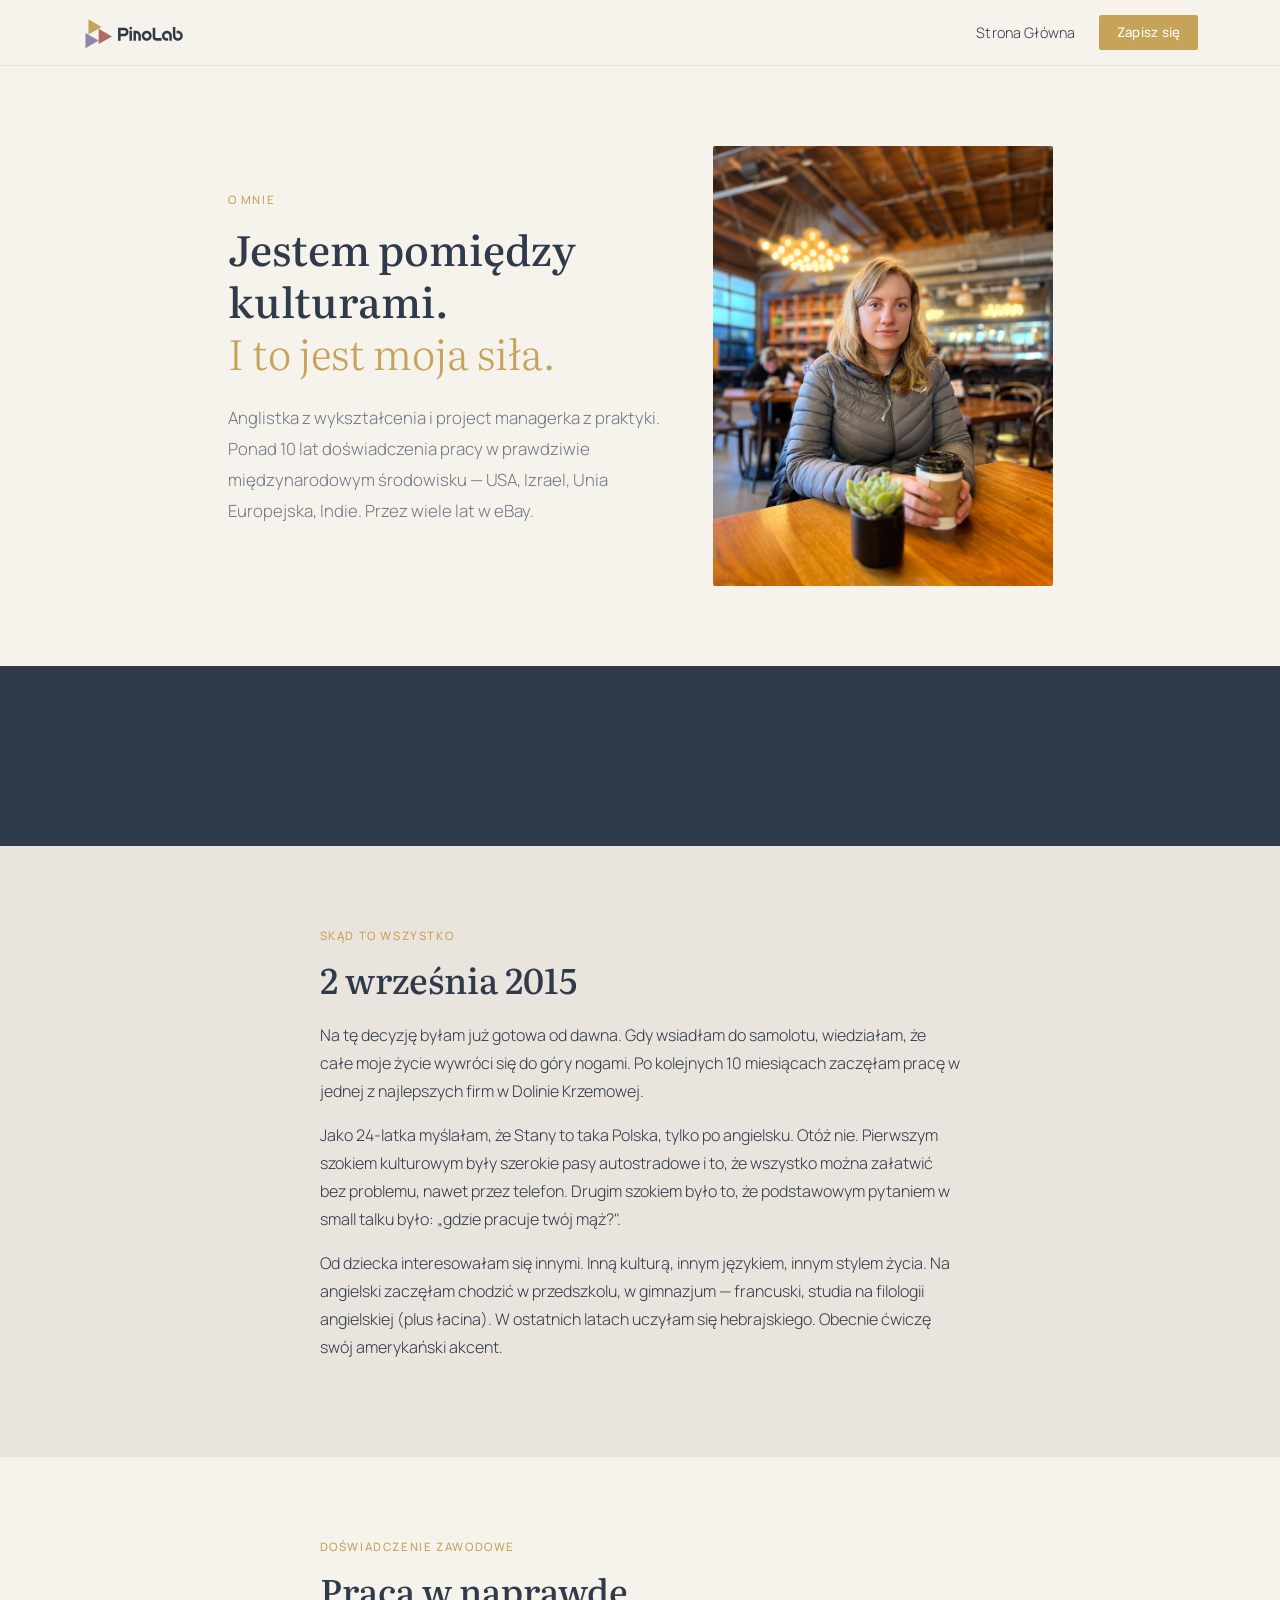
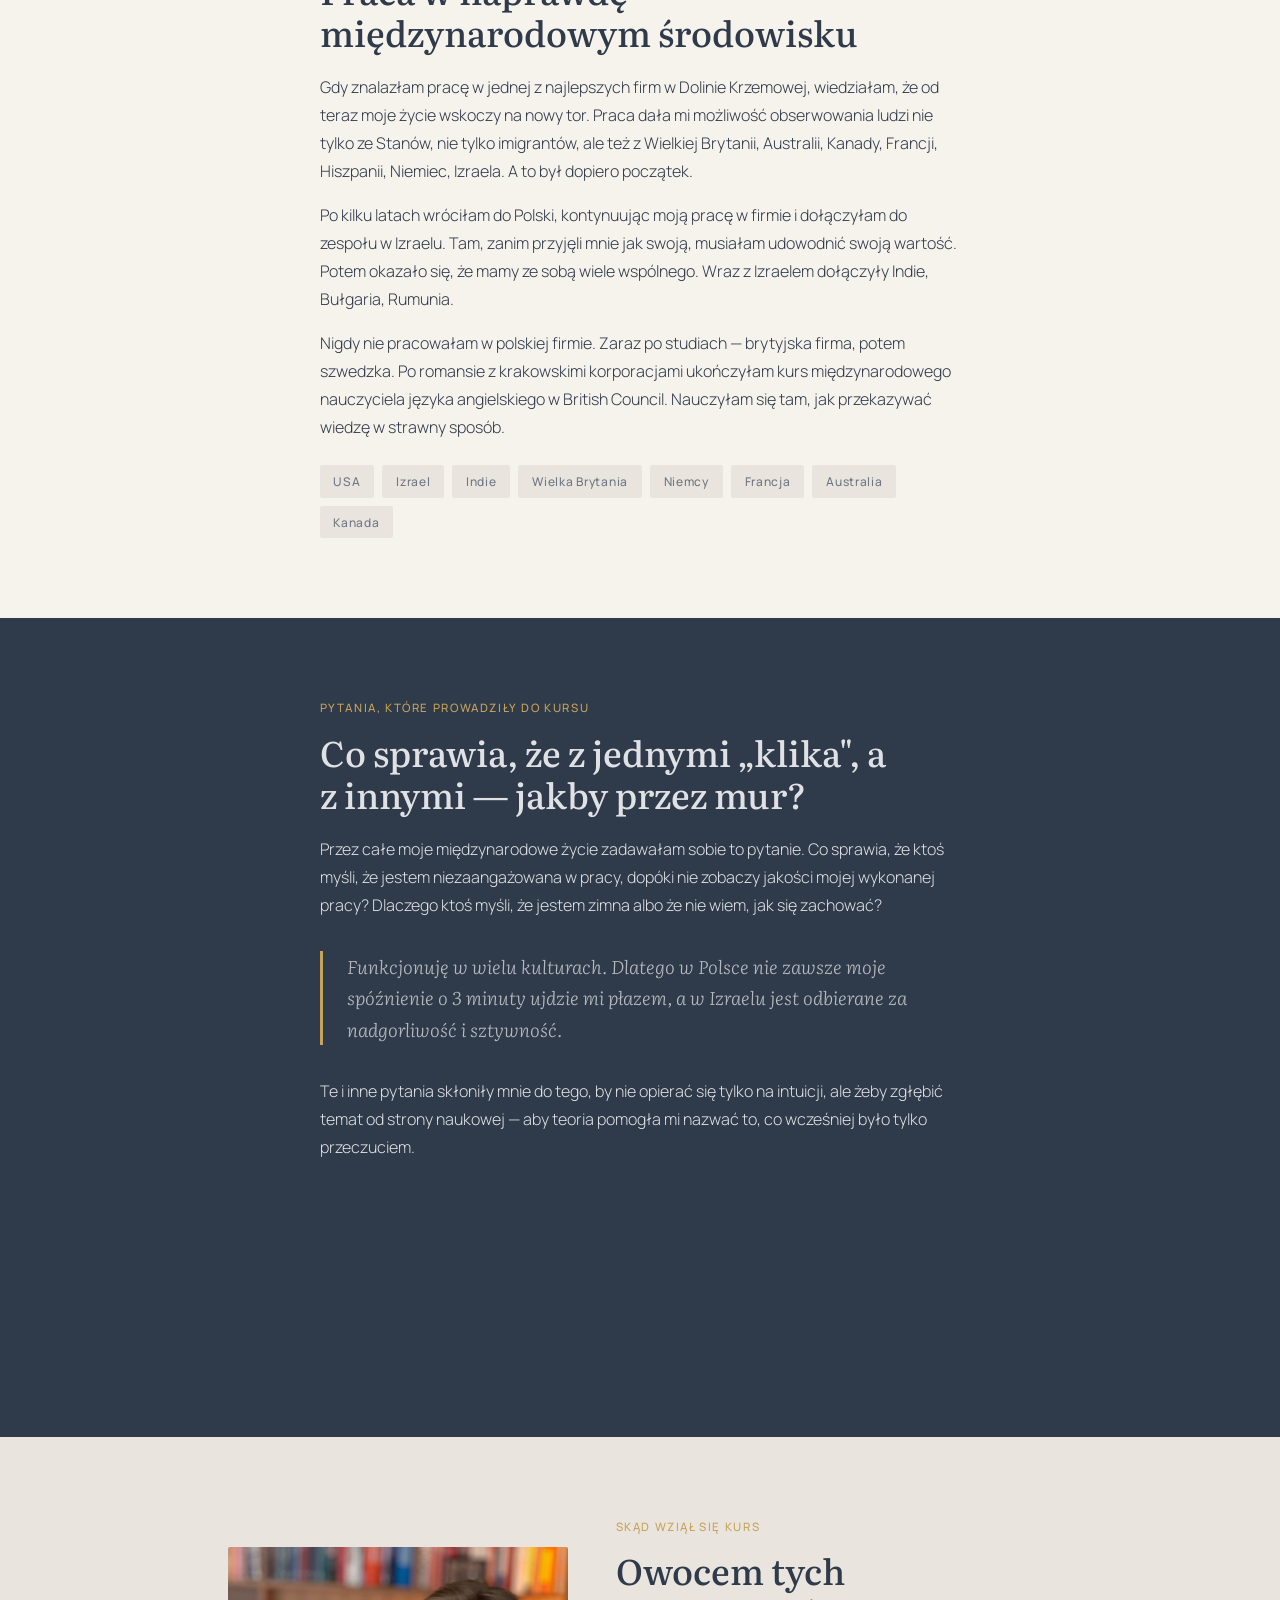
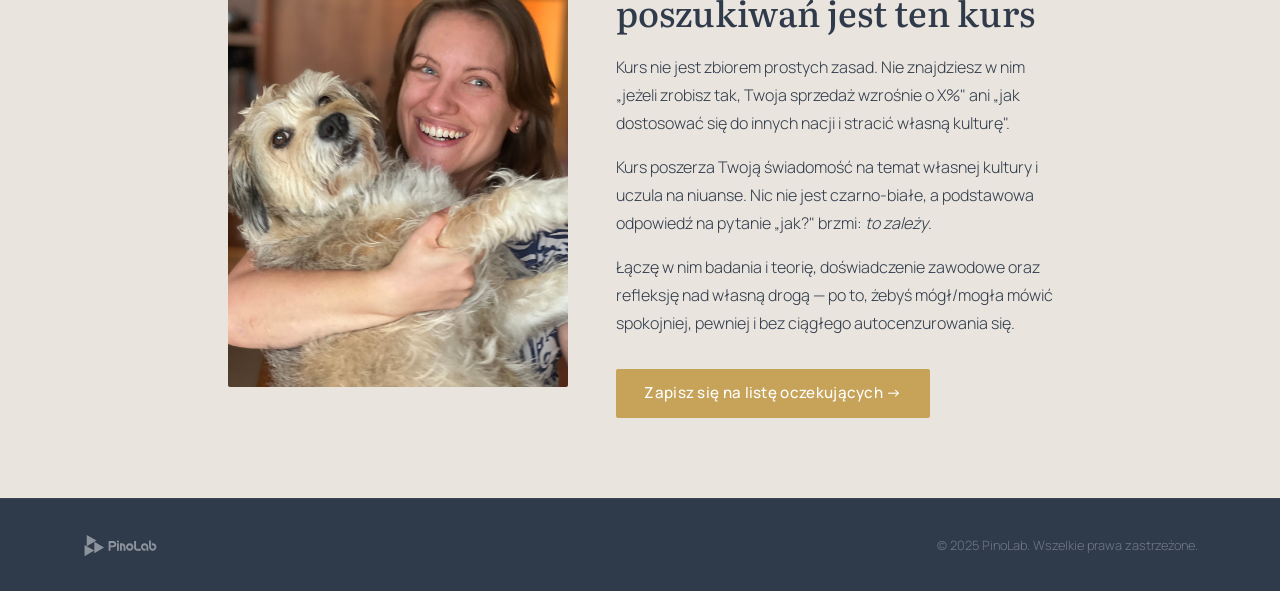
<file: o-mnie.html>
<!DOCTYPE html>
<html lang="pl">
<head>
  <meta charset="UTF-8">
  <meta name="viewport" content="width=device-width, initial-scale=1.0">
  <title>O mnie — PinoLab</title>

  <link href="https://cdn.jsdelivr.net/npm/bootstrap@5.3.3/dist/css/bootstrap.min.css" rel="stylesheet">

  <link rel="preconnect" href="https://fonts.googleapis.com">
  <link rel="preconnect" href="https://fonts.gstatic.com" crossorigin>
  <link href="https://fonts.googleapis.com/css2?family=Literata:ital,opsz,wght@0,7..72,300;0,7..72,500;1,7..72,300;1,7..72,500&family=Manrope:wght@300;500&display=swap" rel="stylesheet">

  <link href="style.css" rel="stylesheet">
</head>
<body>

<!-- ==========================================
     HEADER
     ========================================== -->
<header class="site-header sticky-top">
  <div class="container">
    <div class="d-flex justify-content-between align-items-center">
      <a href="index.html" class="logo-link">
        <img src="logo.svg" alt="PinoLab" class="site-logo">
      </a>
      <nav class="d-flex align-items-center gap-4">
        <a href="index.html" class="nav-link-custom">Strona Główna</a>
        <a href="index.html#formularz" class="btn btn-ochre btn-sm">Zapisz się</a>
      </nav>
    </div>
  </div>
</header>


<!-- ==========================================
     HERO — intro
     ========================================== -->
<section class="section-om-hero">
  <div class="container">
    <div class="row align-items-center g-5 justify-content-center">

      <div class="col-lg-5">
        <p class="section-label">O mnie</p>
        <h1 class="om-title font-literata-medium">
          Jestem pomiędzy kulturami.<br>
          <span class="font-literata-light" style="color: var(--color-ochre);">I to jest moja siła.</span>
        </h1>
        <p class="om-lead">
          Anglistka z wykształcenia i project managerka z&nbsp;praktyki.
          Ponad 10 lat doświadczenia pracy w prawdziwie międzynarodowym środowisku —
          USA, Izrael, Unia Europejska, Indie. Przez wiele lat w&nbsp;eBay.
        </p>
      </div>

      <div class="col-lg-4 text-center">
        <img
          src="images/Ania cafe.jpeg"
          alt=""
          class="om-hero-img"
          aria-hidden="true">
      </div>

    </div>
  </div>
</section>


<!-- NAVY STRIP -->
<div class="navy-strip"></div>


<!-- ==========================================
     HISTORIA — wyjazd i pierwszy szok
     ========================================== -->
<section class="section-om-story">
  <div class="container">
    <div class="row justify-content-center">
      <div class="col-lg-7">

        <p class="section-label">Skąd to wszystko</p>
        <h2 class="section-title">2 września 2015</h2>
        <p>
          Na tę decyzję byłam już gotowa od dawna. Gdy wsiadłam do samolotu, wiedziałam,
          że całe moje życie wywróci się do góry nogami. Po kolejnych 10 miesiącach
          zaczęłam pracę w jednej z najlepszych firm w Dolinie Krzemowej.
        </p>
        <p>
          Jako 24-latka myślałam, że Stany to taka Polska, tylko po angielsku. Otóż nie.
          Pierwszym szokiem kulturowym były szerokie pasy autostradowe i&nbsp;to, że wszystko
          można załatwić bez problemu, nawet przez telefon. Drugim szokiem było to, że
          podstawowym pytaniem w small talku było: „gdzie pracuje twój mąż?".
        </p>
        <p>
          Od dziecka interesowałam się innymi. Inną kulturą, innym językiem, innym stylem
          życia. Na angielski zaczęłam chodzić w przedszkolu, w gimnazjum — francuski,
          studia na filologii angielskiej (plus łacina). W ostatnich latach uczyłam się
          hebrajskiego. Obecnie ćwiczę swój amerykański akcent.
        </p>

      </div>
    </div>
  </div>
</section>


<!-- ==========================================
     PRACA ZAWODOWA
     ========================================== -->
<section class="section-om-praca">
  <div class="container">
    <div class="row justify-content-center">

      <div class="col-lg-7">
        <p class="section-label">Doświadczenie zawodowe</p>
        <h2 class="section-title">Praca w naprawdę międzynarodowym środowisku</h2>
        <p>
          Gdy znalazłam pracę w jednej z najlepszych firm w Dolinie Krzemowej, wiedziałam,
          że od teraz moje życie wskoczy na nowy tor. Praca dała mi możliwość obserwowania
          ludzi nie tylko ze Stanów, nie tylko imigrantów, ale też z Wielkiej Brytanii,
          Australii, Kanady, Francji, Hiszpanii, Niemiec, Izraela. A to był dopiero początek.
        </p>
        <p>
          Po kilku latach wróciłam do Polski, kontynuując moją pracę w&nbsp;firmie i dołączyłam
          do zespołu w Izraelu. Tam, zanim przyjęli mnie jak swoją, musiałam udowodnić swoją
          wartość. Potem okazało się, że mamy ze sobą wiele wspólnego. Wraz z&nbsp;Izraelem
          dołączyły Indie, Bułgaria, Rumunia.
        </p>
        <p>
          Nigdy nie pracowałam w polskiej firmie. Zaraz po studiach — brytyjska firma,
          potem szwedzka. Po romansie z krakowskimi korporacjami ukończyłam kurs
          międzynarodowego nauczyciela języka angielskiego w&nbsp;British Council.
          Nauczyłam się tam, jak przekazywać wiedzę w strawny sposób.
        </p>

        <div class="om-tag-list mt-4">
          <span class="om-tag">USA</span>
          <span class="om-tag">Izrael</span>
          <span class="om-tag">Indie</span>
          <span class="om-tag">Wielka Brytania</span>
          <span class="om-tag">Niemcy</span>
          <span class="om-tag">Francja</span>
          <span class="om-tag">Australia</span>
          <span class="om-tag">Kanada</span>
        </div>
      </div>

    </div>
  </div>
</section>


<!-- ==========================================
     PYTANIA — moment przełomowy
     ========================================== -->
<section class="section-om-pytania">
  <div class="container">
    <div class="row justify-content-center">
      <div class="col-lg-7">

        <p class="section-label">Pytania, które prowadziły do kursu</p>
        <h2 class="section-title">Co sprawia, że z jednymi „klika", a z&nbsp;innymi — jakby przez mur?</h2>
        <p>
          Przez całe moje międzynarodowe życie zadawałam sobie to pytanie.
          Co sprawia, że ktoś myśli, że jestem niezaangażowana w pracy, dopóki nie zobaczy
          jakości mojej wykonanej pracy? Dlaczego ktoś myśli, że jestem zimna albo że
          nie wiem, jak się zachować?
        </p>

        <blockquote class="om-quote">
          Funkcjonuję w wielu kulturach. Dlatego w Polsce nie zawsze moje spóźnienie
          o&nbsp;3 minuty ujdzie mi płazem, a w Izraelu jest odbierane za nadgorliwość i sztywność.
        </blockquote>

        <p>
          Te i inne pytania skłoniły mnie do tego, by nie opierać się tylko na intuicji,
          ale żeby zgłębić temat od strony naukowej — aby teoria pomogła mi nazwać to,
          co wcześniej było tylko przeczuciem.
        </p>

      </div>
    </div>
  </div>
</section>


<!-- NAVY STRIP -->
<div class="navy-strip"></div>


<!-- ==========================================
     KURS — skąd się wziął
     ========================================== -->
<section class="section-om-kurs">
  <div class="container">
    <div class="row align-items-center justify-content-center g-5">

      <div class="col-lg-4 text-center">
        <img
          src="images/Ania 1.jpeg"
          alt=""
          class="om-hero-img"
          aria-hidden="true">
      </div>

      <div class="col-lg-5">
        <p class="section-label">Skąd wziął się kurs</p>
        <h2 class="section-title">Owocem tych poszukiwań jest ten kurs</h2>
        <p>
          Kurs nie jest zbiorem prostych zasad. Nie znajdziesz w nim „jeżeli zrobisz tak,
          Twoja sprzedaż wzrośnie o&nbsp;X%" ani „jak dostosować się do innych nacji
          i&nbsp;stracić własną kulturę".
        </p>
        <p>
          Kurs poszerza Twoją świadomość na temat własnej kultury i uczula na niuanse.
          Nic nie jest czarno-białe, a&nbsp;podstawowa odpowiedź na pytanie „jak?" brzmi:
          <em>to zależy</em>.
        </p>
        <p>
          Łączę w nim badania i teorię, doświadczenie zawodowe oraz refleksję nad
          własną drogą — po to, żebyś mógł/mogła mówić spokojniej, pewniej i bez
          ciągłego autocenzurowania się.
        </p>
        <a href="index.html#formularz" class="btn btn-ochre mt-3">Zapisz się na listę oczekujących →</a>
      </div>

    </div>
  </div>
</section>


<!-- ==========================================
     FOOTER
     ========================================== -->
<footer>
  <div class="container">
    <div class="d-flex flex-column flex-md-row justify-content-between align-items-center gap-3">
      <a href="index.html">
        <img src="logo.svg" alt="PinoLab" class="logo-footer">
      </a>
      <span>&copy; 2025 PinoLab. Wszelkie prawa zastrzeżone.</span>
    </div>
  </div>
</footer>


<script src="https://cdn.jsdelivr.net/npm/bootstrap@5.3.3/dist/js/bootstrap.bundle.min.js"></script>

</body>
</html>
</file>
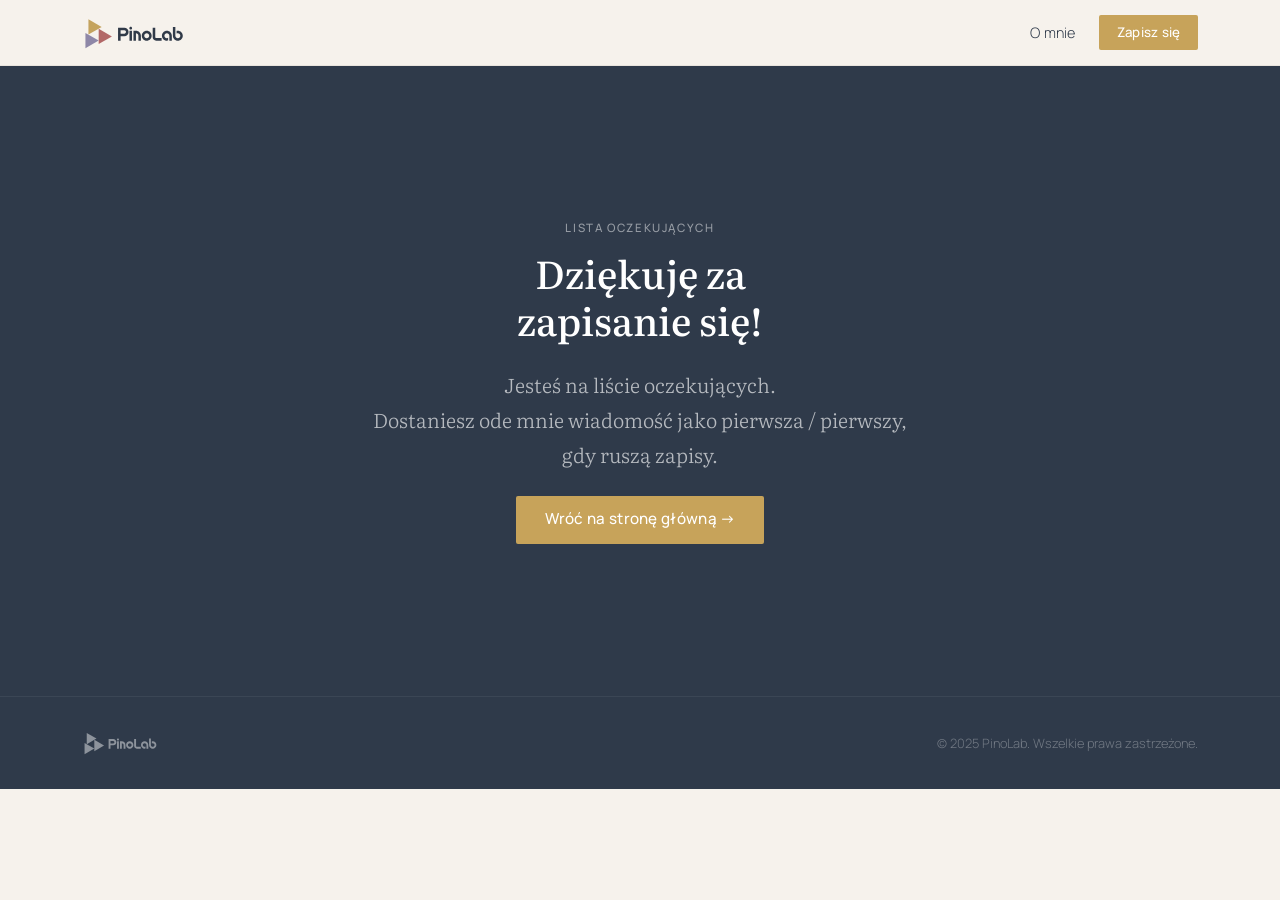
<file: thankyou.html>
<!DOCTYPE html>
<html lang="pl">
<head>
  <meta charset="UTF-8">
  <meta name="viewport" content="width=device-width, initial-scale=1.0">
  <title>Dziękuję! — PinoLab</title>

  <link href="https://cdn.jsdelivr.net/npm/bootstrap@5.3.3/dist/css/bootstrap.min.css" rel="stylesheet">

  <link rel="preconnect" href="https://fonts.googleapis.com">
  <link rel="preconnect" href="https://fonts.gstatic.com" crossorigin>
  <link href="https://fonts.googleapis.com/css2?family=Literata:ital,opsz,wght@0,7..72,300;0,7..72,500;1,7..72,300;1,7..72,500&family=Manrope:wght@300;500&display=swap" rel="stylesheet">

  <link href="style.css" rel="stylesheet">
</head>
<body>

<!-- ==========================================
     HEADER
     ========================================== -->
<header class="site-header sticky-top">
  <div class="container">
    <div class="d-flex justify-content-between align-items-center">
      <a href="index.html" class="logo-link">
        <img src="logo.svg" alt="PinoLab" class="site-logo">
      </a>
      <nav class="d-flex align-items-center gap-4">
        <a href="o-mnie.html" class="nav-link-custom">O mnie</a>
        <a href="index.html#formularz" class="btn btn-ochre btn-sm">Zapisz się</a>
      </nav>
    </div>
  </div>
</header>


<!-- ==========================================
     THANK YOU
     ========================================== -->
<section class="section-formularz" style="min-height: 70vh; display: flex; align-items: center;">
  <div class="container">
    <div class="row justify-content-center text-center">
      <div class="col-lg-6">

        <p class="section-label" style="color: rgba(255,255,255,0.5);">Lista oczekujących</p>
        <h1 class="section-title-light mb-4">
          Dziękuję za<br>zapisanie się!
        </h1>
        <p class="font-literata-light fs-5 mb-4" style="color: rgba(255,255,255,0.65);">
          Jesteś na liście oczekujących.<br>
          Dostaniesz ode mnie wiadomość jako pierwsza&nbsp;/&nbsp;pierwszy,<br>gdy ruszą zapisy.
        </p>

        <a href="index.html" class="btn btn-ochre">Wróć na stronę główną →</a>

      </div>
    </div>
  </div>
</section>


<!-- ==========================================
     FOOTER
     ========================================== -->
<footer>
  <div class="container">
    <div class="d-flex flex-column flex-md-row justify-content-between align-items-center gap-3">
      <a href="index.html">
        <img src="logo.svg" alt="PinoLab" class="logo-footer">
      </a>
      <span>&copy; 2025 PinoLab. Wszelkie prawa zastrzeżone.</span>
    </div>
  </div>
</footer>


<script src="https://cdn.jsdelivr.net/npm/bootstrap@5.3.3/dist/js/bootstrap.bundle.min.js"></script>

</body>
</html>
</file>
<file: style.css>
/* ============================================
   PINOLAB — LANDING PAGE
   ============================================ */

:root {
  --color-bg:        #F6F2EC;
  --color-bg-alt:    #E9E4DD;
  --color-text:      #2F3A4A;
  --color-secondary: #6E7884;
  --color-ochre:     #C7A35A;
  --color-rose:      #B56A66;
  --color-violet:    #8E88A8;
  --font-serif:      'Literata', serif;
  --font-sans:       'Manrope', sans-serif;
}

html {
  scroll-behavior: smooth;
}

body {
  font-family: var(--font-sans);
  font-weight: 300;
  color: var(--color-text);
  background-color: var(--color-bg);
  line-height: 1.75;
}

h1, h2, h3, h4 {
  font-family: var(--font-serif);
  font-weight: 500;
  color: var(--color-text);
  line-height: 1.2;
}

/* --- Typography helpers --- */
.font-literata-light  { font-family: var(--font-serif); font-weight: 300; }
.font-literata-medium { font-family: var(--font-serif); font-weight: 500; }
.font-manrope-medium  { font-family: var(--font-sans);  font-weight: 500; }

/* ============================================
   HEADER
   ============================================ */

.site-header {
  background-color: var(--color-bg);
  border-bottom: 1px solid var(--color-bg-alt);
  padding: 0.85rem 0;
}

.logo-link { display: inline-flex; align-items: center; text-decoration: none; }

.site-logo {
  height: 38px;
  width: auto;
  display: block;
}

.logo-footer {
  height: 28px;
  width: auto;
  display: block;
  filter: brightness(0) invert(1);
  opacity: 0.45;
}
.logo-footer:hover { opacity: 0.7; }

.nav-link-custom {
  font-family: var(--font-sans);
  font-weight: 300;
  font-size: 0.9rem;
  color: var(--color-text);
  text-decoration: none;
  letter-spacing: 0.01em;
  transition: color 0.2s;
}
.nav-link-custom:hover { color: var(--color-ochre); }

/* ============================================
   BUTTONS
   ============================================ */

.btn-ochre {
  background-color: var(--color-ochre);
  color: #fff;
  font-family: var(--font-sans);
  font-weight: 500;
  border: none;
  padding: 0.8rem 1.8rem;
  border-radius: 2px;
  letter-spacing: 0.02em;
  font-size: 0.95rem;
  transition: background-color 0.2s;
  text-decoration: none;
  display: inline-block;
  cursor: pointer;
}
.btn-ochre:hover { background-color: #b8943f; color: #fff; }
.btn-sm.btn-ochre { padding: 0.45rem 1.1rem; font-size: 0.83rem; }

/* ============================================
   SHARED — labels & titles
   ============================================ */

.section-label {
  font-family: var(--font-sans);
  font-weight: 500;
  font-size: 0.72rem;
  letter-spacing: 0.14em;
  text-transform: uppercase;
  color: var(--color-ochre);
  margin-bottom: 0.75rem;
}

.section-title {
  font-family: var(--font-serif);
  font-weight: 500;
  font-size: clamp(1.65rem, 3vw, 2.2rem);
  margin-bottom: 1.25rem;
  line-height: 1.2;
}

/* ============================================
   1. HERO
   ============================================ */

.section-hero {
  background-color: var(--color-bg);
}

.hero-row {
  min-height: calc(78vh - 58px);
}

.hero-content {
  padding: 5rem 2rem 5rem 1rem;
  max-width: 640px;
}

.hero-title {
  font-size: clamp(2rem, 4.5vw, 3.4rem);
  line-height: 1.1;
  margin-bottom: 0.4rem;
}

.hero-subtitle {
  font-size: clamp(1.25rem, 2.5vw, 1.9rem);
  color: var(--color-secondary);
  margin-bottom: 1.75rem;
}

.hero-desc {
  color: var(--color-secondary);
  max-width: 500px;
  margin-bottom: 2rem;
  font-size: 1rem;
  line-height: 1.85;
}

.hero-image-col {
  overflow: hidden;
  display: flex;
  align-items: center;
  justify-content: center;
  position: relative;
}
.hero-image-col::after {
  content: '';
  position: absolute;
  inset: 0;
  background: rgba(47, 58, 74, 0.18);
  pointer-events: none;
}
.hero-image {
  width: 100%;
  height: 120%;
  display: block;
  object-fit: cover;
  object-position: 30% center;
  transform: translateY(-15%);
}

.early-bird-note {
  color: var(--color-secondary);
  font-size: 0.85rem;
}
.early-bird-note strong { color: var(--color-text); }

/* ============================================
   2. PROBLEM
   ============================================ */

.section-problem {
  background-color: var(--color-bg-alt);
  padding: 5rem 0;
}

.problem-tile {
  background-color: var(--color-bg);
  border-left: 2px solid var(--color-ochre);
  padding: 1.75rem 1.75rem 1.75rem 1.75rem;
  font-family: var(--font-serif);
  font-weight: 300;
  font-style: italic;
  font-size: 1rem;
  line-height: 1.75;
  color: var(--color-text);
  display: flex;
  align-items: center;
}


.reframe-inline {
  border-left: 3px solid var(--color-ochre);
  padding-left: 1.5rem;
}

/* ============================================
   3. REFRAME
   ============================================ */

.section-reframe {
  background-color: var(--color-text);
  padding: 5rem 0;
}

.reframe-quote {
  font-size: clamp(1.4rem, 3vw, 2.2rem);
  color: #fff;
  line-height: 1.55;
  margin: 0;
}

/* ============================================
   4. CZYM JEST TEN KURS
   ============================================ */

.section-czym-jest {
  background-color: var(--color-bg);
  padding: 5rem 0;
}

.course-card { padding: 2.5rem; }

.course-card-yes {
  background-color: var(--color-bg-alt);
  border-top: 3px solid var(--color-ochre);
}
.course-card-no {
  background-color: var(--color-bg);
  border: 1px solid var(--color-bg-alt);
  border-top: 3px solid var(--color-secondary);
}

.card-title-custom {
  font-family: var(--font-sans);
  font-weight: 500;
  font-size: 0.72rem;
  text-transform: uppercase;
  letter-spacing: 0.13em;
  color: var(--color-secondary);
  margin-bottom: 1.25rem;
}

.card-list {
  list-style: none;
  padding: 0;
  margin: 0;
}
.card-list li {
  padding: 0.9rem 0 0.9rem 1.6rem;
  position: relative;
  font-size: 0.93rem;
  line-height: 1.65;
  border-bottom: 1px solid rgba(47,58,74,0.07);
}
.card-list li:last-child { border-bottom: none; }
.course-card-yes .card-list li::before {
  content: '✓';
  position: absolute;
  left: 0;
  color: var(--color-ochre);
  font-weight: 500;
}
.course-card-no .card-list li::before {
  content: '×';
  position: absolute;
  left: 0.1rem;
  color: var(--color-secondary);
}

/* ============================================
   5. VIDEO
   ============================================ */

.section-video {
  background-color: var(--color-bg-alt);
  padding: 5rem 0;
}

.video-placeholder {
  background-color: #3a4a5a;
  border-radius: 3px;
  color: #fff;
}
.play-icon {
  font-size: 3.5rem;
  color: var(--color-ochre);
  display: block;
}

/* ============================================
   6. SPIS TREŚCI
   ============================================ */

.section-spis {
  background-color: var(--color-bg);
  padding: 5rem 0;
}

.module-card {
  background-color: var(--color-bg-alt);
  padding: 2rem;
  border-top: 3px solid var(--color-violet);
}

.module-label {
  font-family: var(--font-sans);
  font-weight: 500;
  font-size: 0.7rem;
  text-transform: uppercase;
  letter-spacing: 0.14em;
  color: var(--color-violet);
  margin-bottom: 0.4rem;
}

.module-title {
  font-size: 1.2rem;
  margin-bottom: 1.25rem;
}

.module-list {
  list-style: none;
  padding: 0;
  margin: 0;
}
.module-list li {
  padding: 0.35rem 0 0.35rem 1.3rem;
  position: relative;
  font-size: 0.88rem;
  color: var(--color-secondary);
  line-height: 1.6;
}
.module-list li::before {
  content: '·';
  position: absolute;
  left: 0.3rem;
  top: 0.25rem;
  color: var(--color-violet);
  font-size: 1.4rem;
  line-height: 1;
}

.bonus-card {
  background-color: rgba(142,136,168,0.1);
  border: 1px dashed rgba(142,136,168,0.4);
  padding: 2rem;
  border-radius: 2px;
}

.bonus-list {
  list-style: none;
  padding: 0;
  margin: 0;
}
.bonus-list li {
  padding: 0.65rem 0 0.65rem 1.6rem;
  position: relative;
  font-size: 0.9rem;
  color: var(--color-secondary);
  line-height: 1.65;
  border-bottom: 1px solid rgba(142,136,168,0.2);
}
.bonus-list li:last-child { border-bottom: none; }
.bonus-list li::before {
  content: '+';
  position: absolute;
  left: 0;
  color: var(--color-ochre);
  font-weight: 500;
  font-size: 1rem;
  line-height: 1.5;
}

.format-bar {
  display: flex;
  flex-wrap: wrap;
  justify-content: center;
  background-color: var(--color-text);
  padding: 1.4rem 2rem;
  border-radius: 2px;
  gap: 0;
}
.format-item {
  font-weight: 300;
  font-size: 0.83rem;
  color: rgba(255,255,255,0.6);
  padding: 0 1.25rem;
  border-right: 1px solid rgba(255,255,255,0.14);
  line-height: 1;
}
.format-item:last-child { border-right: none; }

/* ============================================
   6b. FORMAT KURSU
   ============================================ */

.section-format {
  background-color: var(--color-text);
  padding: 5rem 0;
}

.stat-card {
  text-align: center;
  padding: 2rem 1rem;
  border-top: 2px solid rgba(199,163,90,0.35);
}

.stat-value {
  font-family: var(--font-serif);
  font-weight: 500;
  font-size: clamp(2rem, 4vw, 2.8rem);
  color: var(--color-ochre);
  display: block;
  line-height: 1;
  margin-bottom: 0.6rem;
}

.stat-label {
  font-family: var(--font-sans);
  font-weight: 500;
  font-size: 0.78rem;
  text-transform: uppercase;
  letter-spacing: 0.1em;
  color: rgba(255,255,255,0.85);
  display: block;
  margin-bottom: 0.6rem;
}

.stat-desc {
  font-size: 0.83rem;
  color: rgba(255,255,255,0.45);
  margin: 0;
  line-height: 1.65;
}

/* ============================================
   7. DLA KOGO
   ============================================ */

.section-dla-kogo {
  background-color: var(--color-bg-alt);
  padding: 5rem 0;
}

.audience-card { padding: 2.5rem; }
.audience-yes {
  background-color: var(--color-bg);
  border-top: 3px solid var(--color-ochre);
}
.audience-no {
  background-color: rgba(110,120,132,0.08);
  border-top: 3px solid var(--color-secondary);
}
.audience-note {
  font-size: 0.88rem;
  color: var(--color-secondary);
  font-style: italic;
  line-height: 1.7;
}

/* ============================================
   8. TRANSFORMACJA
   ============================================ */

.section-transformacja {
  background-color: var(--color-bg);
  padding: 5rem 0;
}

.transform-table {
  border-top: 1px solid rgba(47,58,74,0.1);
}

.transform-row {
  display: grid;
  grid-template-columns: 1fr 48px 1fr;
  gap: 1.5rem;
  align-items: start;
  padding: 2rem 0;
  border-bottom: 1px solid rgba(47,58,74,0.1);
}

.transform-col-label {
  font-family: var(--font-sans);
  font-weight: 500;
  font-size: 0.85rem;
  display: block;
  margin-bottom: 0.6rem;
}
.transform-col-before .transform-col-label { color: var(--color-rose); }
.transform-col-after  .transform-col-label { color: var(--color-ochre); }

.transform-col-text {
  font-size: 1rem;
  line-height: 1.7;
  margin: 0;
  color: var(--color-text);
}

.transform-arrow {
  color: var(--color-ochre);
  font-size: 1.4rem;
  text-align: center;
  padding-top: 0.2rem;
  opacity: 0.9;
}

@media (max-width: 767px) {
  .transform-row {
    grid-template-columns: 1fr;
    gap: 0.5rem;
    padding: 1.5rem 0;
  }
  .transform-arrow { display: none; }
}

/* ============================================
   9. O MNIE
   ============================================ */

.section-o-mnie {
  background-color: var(--color-bg-alt);
  padding: 5rem 0;
}

.o-mnie-image {
  width: 100%;
  max-width: 380px;
  height: auto;
  border-radius: 2px;
  display: block;
  margin: 0 auto;
}

.link-about {
  font-family: var(--font-sans);
  font-weight: 500;
  color: var(--color-ochre);
  text-decoration: none;
  font-size: 0.93rem;
}
.link-about:hover { color: var(--color-text); }

/* ============================================
   10. FAQ
   ============================================ */

.section-faq {
  background-color: var(--color-bg);
  padding: 5rem 0;
}

.faq-accordion .accordion-item {
  background-color: transparent;
  border: none;
  border-bottom: 1px solid var(--color-bg-alt);
}
.faq-accordion .accordion-button {
  background-color: transparent;
  color: var(--color-text);
  font-family: var(--font-sans);
  font-weight: 500;
  font-size: 0.97rem;
  padding: 1.2rem 0;
  box-shadow: none;
}
.faq-accordion .accordion-button:not(.collapsed) {
  color: var(--color-ochre);
  background-color: transparent;
  box-shadow: none;
}
.faq-accordion .accordion-button::after       { opacity: 0.35; }
.faq-accordion .accordion-button:not(.collapsed)::after { opacity: 0.65; }
.faq-accordion .accordion-body {
  font-weight: 300;
  color: var(--color-secondary);
  padding: 0 2rem 1.4rem 0;
  font-size: 0.92rem;
  line-height: 1.8;
}

/* ============================================
   11. FORMULARZ
   ============================================ */

.section-formularz {
  background-color: var(--color-text);
  padding: 6rem 0;
}

.section-title-light {
  font-family: var(--font-serif);
  font-weight: 500;
  font-size: clamp(1.7rem, 3vw, 2.4rem);
  color: #fff;
  margin-bottom: 1rem;
  line-height: 1.2;
}

.early-bird-badge {
  display: inline-block;
  background-color: var(--color-ochre);
  color: #fff;
  font-family: var(--font-sans);
  font-weight: 500;
  font-size: 0.8rem;
  letter-spacing: 0.05em;
  padding: 0.4rem 1.2rem;
  border-radius: 2px;
}

.waitlist-input {
  background-color: rgba(255,255,255,0.92);
  border: none;
  border-radius: 2px 0 0 2px !important;
  padding: 0.85rem 1.25rem;
  font-family: var(--font-sans);
  font-weight: 300;
  color: var(--color-text);
  font-size: 0.95rem;
}
.waitlist-input:focus {
  background-color: #fff;
  box-shadow: none;
  border-color: var(--color-ochre);
}
.waitlist-form .btn-ochre {
  border-radius: 0 2px 2px 0;
  padding: 0.85rem 1.5rem;
  font-size: 0.93rem;
}

.form-note {
  font-weight: 300;
  color: rgba(255,255,255,0.4);
  font-size: 0.82rem;
  line-height: 1.85;
}

/* ============================================
   12. TESTIMONIALE
   ============================================ */

.section-testimoniale {
  background-color: var(--color-bg-alt);
  padding: 4rem 0;
}

.testimonials-placeholder {
  border: 1px dashed rgba(110,120,132,0.38);
  padding: 3rem 2rem;
}

/* ============================================
   FOOTER
   ============================================ */

footer {
  background-color: var(--color-text);
  border-top: 1px solid rgba(255,255,255,0.06);
  padding: 2rem 0;
  font-family: var(--font-sans);
  font-weight: 300;
  font-size: 0.8rem;
  color: rgba(255,255,255,0.32);
}
footer a { color: rgba(255,255,255,0.32); text-decoration: none; }
footer a:hover { color: rgba(255,255,255,0.6); }

/* ============================================
   O MNIE — PAGE STYLES
   ============================================ */

.section-om-hero {
  background-color: var(--color-bg);
  padding: 5rem 0;
}

.om-title {
  font-size: clamp(1.7rem, 3.5vw, 2.6rem);
  line-height: 1.25;
  margin-bottom: 1.5rem;
}

.om-lead {
  font-size: 1.05rem;
  color: var(--color-secondary);
  line-height: 1.85;
}

.om-hero-img {
  width: 100%;
  max-width: 340px;
  height: 440px;
  object-fit: cover;
  border-radius: 2px;
  display: block;
  margin: 0 auto;
}

.section-om-story {
  background-color: var(--color-bg-alt);
  padding: 5rem 0;
}

.section-om-praca {
  background-color: var(--color-bg);
  padding: 5rem 0;
}

.om-tag-list {
  display: flex;
  flex-wrap: wrap;
  gap: 0.5rem;
}

.om-tag {
  font-family: var(--font-sans);
  font-weight: 500;
  font-size: 0.75rem;
  letter-spacing: 0.06em;
  color: var(--color-secondary);
  border: 1px solid var(--color-bg-alt);
  padding: 0.3rem 0.8rem;
  border-radius: 2px;
  background-color: var(--color-bg-alt);
}

.section-om-pytania {
  background-color: var(--color-text);
  padding: 5rem 0;
}

.section-om-pytania .section-label { color: var(--color-ochre); }

.section-om-pytania .section-title,
.section-om-pytania p {
  color: rgba(255,255,255,0.85);
}

.om-quote {
  font-family: var(--font-serif);
  font-weight: 300;
  font-style: italic;
  font-size: 1.15rem;
  color: rgba(255,255,255,0.65);
  border-left: 3px solid var(--color-ochre);
  padding-left: 1.5rem;
  margin: 2rem 0;
  line-height: 1.7;
}

.section-om-kurs {
  background-color: var(--color-bg-alt);
  padding: 5rem 0;
}

/* ============================================
   DECORATIVE IMAGES
   ============================================ */

.deco-img-tall {
  width: 100%;
  height: 480px;
  object-fit: cover;
  object-position: center;
  display: block;
  border-radius: 2px;
}

.image-strip {
  width: 100%;
  overflow: hidden;
  height: 260px;
}
.image-strip img {
  width: 100%;
  height: 100%;
  object-fit: cover;
  object-position: center 40%;
  display: block;
}

.navy-strip {
  width: 100%;
  height: 180px;
  background-color: var(--color-text);
}

/* ============================================
   RESPONSIVE
   ============================================ */

@media (max-width: 991px) {
  .hero-content {
    padding: 4rem 2.5rem;
    max-width: 100%;
  }
}

@media (max-width: 767px) {
  .section-problem,
  .section-czym-jest,
  .section-video,
  .section-spis,
  .section-format,
  .section-dla-kogo,
  .section-transformacja,
  .section-o-mnie,
  .section-faq     { padding: 3.5rem 0; }

  .section-reframe,
  .section-formularz { padding: 3.5rem 0; }

  .hero-content { padding: 3.5rem 1.5rem; }
  .hero-title   { font-size: 1.85rem; }

  .hero-image-col {
    min-height: 300px;
    height: 300px;
  }
  .hero-image {
    height: 100%;
    transform: none;
  }

  .stat-card { padding: 1.5rem 0.5rem; }

  .input-group { flex-direction: column; gap: 0.5rem; }
  .waitlist-input          { border-radius: 2px !important; }
  .waitlist-form .btn-ochre { border-radius: 2px; width: 100%; }

}
</file>
<file: mailerlite.css>
@import url("https://assets.mlcdn.com/fonts.css?version=1772539");

    /* LOADER */
    .ml-form-embedSubmitLoad {
      display: inline-block;
      width: 20px;
      height: 20px;
    }

    .g-recaptcha {
    transform: scale(1);
    -webkit-transform: scale(1);
    transform-origin: 0 0;
    -webkit-transform-origin: 0 0;
    height: ;
    }

    .sr-only {
      position: absolute;
      width: 1px;
      height: 1px;
      padding: 0;
      margin: -1px;
      overflow: hidden;
      clip: rect(0,0,0,0);
      border: 0;
    }

    .ml-form-embedSubmitLoad:after {
      content: " ";
      display: block;
      width: 11px;
      height: 11px;
      margin: 1px;
      border-radius: 50%;
      border: 4px solid #fff;
    border-color: #ffffff #ffffff #ffffff transparent;
    animation: ml-form-embedSubmitLoad 1.2s linear infinite;
    }
    @keyframes ml-form-embedSubmitLoad {
      0% {
      transform: rotate(0deg);
      }
      100% {
      transform: rotate(360deg);
      }
    }
      #mlb2-37994624.ml-form-embedContainer {
        box-sizing: border-box;
        display: table;
        margin: 0 auto;
        position: static;
        width: 100% !important;
      }
      #mlb2-37994624.ml-form-embedContainer h4,
      #mlb2-37994624.ml-form-embedContainer p,
      #mlb2-37994624.ml-form-embedContainer span,
      #mlb2-37994624.ml-form-embedContainer button {
        text-transform: none !important;
        letter-spacing: normal !important;
      }
      #mlb2-37994624.ml-form-embedContainer .ml-form-embedWrapper {
        background-color: #f6f6f6;
        
        border-width: 0px;
        border-color: transparent;
        border-radius: 4px;
        border-style: solid;
        box-sizing: border-box;
        display: inline-block !important;
        margin: 0;
        padding: 0;
        position: relative;
              }
      #mlb2-37994624.ml-form-embedContainer .ml-form-embedWrapper.embedPopup,
      #mlb2-37994624.ml-form-embedContainer .ml-form-embedWrapper.embedDefault { width: 400px; }
      #mlb2-37994624.ml-form-embedContainer .ml-form-embedWrapper.embedForm { max-width: 400px; width: 100%; }
      #mlb2-37994624.ml-form-embedContainer .ml-form-align-left { text-align: left; }
      #mlb2-37994624.ml-form-embedContainer .ml-form-align-center { text-align: center; }
      #mlb2-37994624.ml-form-embedContainer .ml-form-align-default { display: table-cell !important; vertical-align: middle !important; text-align: center !important; }
      #mlb2-37994624.ml-form-embedContainer .ml-form-align-right { text-align: right; }
      #mlb2-37994624.ml-form-embedContainer .ml-form-embedWrapper .ml-form-embedHeader img {
        border-top-left-radius: 4px;
        border-top-right-radius: 4px;
        height: auto;
        margin: 0 auto !important;
        max-width: 100%;
        width: undefinedpx;
      }
      #mlb2-37994624.ml-form-embedContainer .ml-form-embedWrapper .ml-form-embedBody,
      #mlb2-37994624.ml-form-embedContainer .ml-form-embedWrapper .ml-form-successBody {
        padding: 20px 20px 0 20px;
      }
      #mlb2-37994624.ml-form-embedContainer .ml-form-embedWrapper .ml-form-embedBody.ml-form-embedBodyHorizontal {
        padding-bottom: 0;
      }
      #mlb2-37994624.ml-form-embedContainer .ml-form-embedWrapper .ml-form-embedBody .ml-form-embedContent,
      #mlb2-37994624.ml-form-embedContainer .ml-form-embedWrapper .ml-form-successBody .ml-form-successContent {
        text-align: left;
        margin: 0 0 20px 0;
      }
      #mlb2-37994624.ml-form-embedContainer .ml-form-embedWrapper .ml-form-embedBody .ml-form-embedContent h4,
      #mlb2-37994624.ml-form-embedContainer .ml-form-embedWrapper .ml-form-successBody .ml-form-successContent h4 {
        color: #000000;
        font-family: 'Open Sans', Arial, Helvetica, sans-serif;
        font-size: 30px;
        font-weight: 400;
        margin: 0 0 10px 0;
        text-align: left;
        word-break: break-word;
      }
      #mlb2-37994624.ml-form-embedContainer .ml-form-embedWrapper .ml-form-embedBody .ml-form-embedContent p,
      #mlb2-37994624.ml-form-embedContainer .ml-form-embedWrapper .ml-form-successBody .ml-form-successContent p {
        color: #000000;
        font-family: 'Open Sans', Arial, Helvetica, sans-serif;
        font-size: 14px;
        font-weight: 400;
        line-height: 20px;
        margin: 0 0 10px 0;
        text-align: left;
      }
      #mlb2-37994624.ml-form-embedContainer .ml-form-embedWrapper .ml-form-embedBody .ml-form-embedContent ul,
      #mlb2-37994624.ml-form-embedContainer .ml-form-embedWrapper .ml-form-embedBody .ml-form-embedContent ol,
      #mlb2-37994624.ml-form-embedContainer .ml-form-embedWrapper .ml-form-successBody .ml-form-successContent ul,
      #mlb2-37994624.ml-form-embedContainer .ml-form-embedWrapper .ml-form-successBody .ml-form-successContent ol {
        color: #000000;
        font-family: 'Open Sans', Arial, Helvetica, sans-serif;
        font-size: 14px;
      }
      #mlb2-37994624.ml-form-embedContainer .ml-form-embedWrapper .ml-form-embedBody .ml-form-embedContent ol ol,
      #mlb2-37994624.ml-form-embedContainer .ml-form-embedWrapper .ml-form-successBody .ml-form-successContent ol ol {
        list-style-type: lower-alpha;
      }
      #mlb2-37994624.ml-form-embedContainer .ml-form-embedWrapper .ml-form-embedBody .ml-form-embedContent ol ol ol,
      #mlb2-37994624.ml-form-embedContainer .ml-form-embedWrapper .ml-form-successBody .ml-form-successContent ol ol ol {
        list-style-type: lower-roman;
      }
      #mlb2-37994624.ml-form-embedContainer .ml-form-embedWrapper .ml-form-embedBody .ml-form-embedContent p a,
      #mlb2-37994624.ml-form-embedContainer .ml-form-embedWrapper .ml-form-successBody .ml-form-successContent p a {
        color: #000000;
        text-decoration: underline;
      }

      #mlb2-37994624.ml-form-embedContainer .ml-form-embedWrapper .ml-block-form .ml-field-group {
        text-align: left!important;
      }

      #mlb2-37994624.ml-form-embedContainer .ml-form-embedWrapper .ml-block-form .ml-field-group label {
        margin-bottom: 5px;
        color: #333333;
        font-size: 14px;
        font-family: 'Open Sans', Arial, Helvetica, sans-serif;
        font-weight: bold; font-style: normal; text-decoration: none;;
        display: inline-block;
        line-height: 20px;
      }
      #mlb2-37994624.ml-form-embedContainer .ml-form-embedWrapper .ml-form-embedBody .ml-form-embedContent p:last-child,
      #mlb2-37994624.ml-form-embedContainer .ml-form-embedWrapper .ml-form-successBody .ml-form-successContent p:last-child {
        margin: 0;
      }
      #mlb2-37994624.ml-form-embedContainer .ml-form-embedWrapper .ml-form-embedBody form {
        margin: 0;
        width: 100%;
      }
      #mlb2-37994624.ml-form-embedContainer .ml-form-embedWrapper .ml-form-embedBody .ml-form-formContent,
      #mlb2-37994624.ml-form-embedContainer .ml-form-embedWrapper .ml-form-embedBody .ml-form-checkboxRow {
        margin: 0 0 20px 0;
        width: 100%;
      }
      #mlb2-37994624.ml-form-embedContainer .ml-form-embedWrapper .ml-form-embedBody .ml-form-checkboxRow {
        float: left;
      }
      #mlb2-37994624.ml-form-embedContainer .ml-form-embedWrapper .ml-form-embedBody .ml-form-formContent.horozintalForm {
        margin: 0;
        padding: 0 0 20px 0;
        width: 100%;
        height: auto;
        float: left;
      }
      #mlb2-37994624.ml-form-embedContainer .ml-form-embedWrapper .ml-form-embedBody .ml-form-fieldRow {
        margin: 0 0 10px 0;
        width: 100%;
      }
      #mlb2-37994624.ml-form-embedContainer .ml-form-embedWrapper .ml-form-embedBody .ml-form-fieldRow.ml-last-item {
        margin: 0;
      }
      #mlb2-37994624.ml-form-embedContainer .ml-form-embedWrapper .ml-form-embedBody .ml-form-fieldRow.ml-formfieldHorizintal {
        margin: 0;
      }
      #mlb2-37994624.ml-form-embedContainer .ml-form-embedWrapper .ml-form-embedBody .ml-form-fieldRow input {
        background-color: #ffffff !important;
        color: #333333 !important;
        border-color: #cccccc;
        border-radius: 4px !important;
        border-style: solid !important;
        border-width: 1px !important;
        font-family: 'Open Sans', Arial, Helvetica, sans-serif;
        font-size: 14px !important;
        height: auto;
        line-height: 21px !important;
        margin-bottom: 0;
        margin-top: 0;
        margin-left: 0;
        margin-right: 0;
        padding: 10px 10px !important;
        width: 100% !important;
        box-sizing: border-box !important;
        max-width: 100% !important;
      }
      #mlb2-37994624.ml-form-embedContainer .ml-form-embedWrapper .ml-form-embedBody .ml-form-fieldRow input::-webkit-input-placeholder,
      #mlb2-37994624.ml-form-embedContainer .ml-form-embedWrapper .ml-form-embedBody .ml-form-horizontalRow input::-webkit-input-placeholder { color: #333333; }

      #mlb2-37994624.ml-form-embedContainer .ml-form-embedWrapper .ml-form-embedBody .ml-form-fieldRow input::-moz-placeholder,
      #mlb2-37994624.ml-form-embedContainer .ml-form-embedWrapper .ml-form-embedBody .ml-form-horizontalRow input::-moz-placeholder { color: #333333; }

      #mlb2-37994624.ml-form-embedContainer .ml-form-embedWrapper .ml-form-embedBody .ml-form-fieldRow input:-ms-input-placeholder,
      #mlb2-37994624.ml-form-embedContainer .ml-form-embedWrapper .ml-form-embedBody .ml-form-horizontalRow input:-ms-input-placeholder { color: #333333; }

      #mlb2-37994624.ml-form-embedContainer .ml-form-embedWrapper .ml-form-embedBody .ml-form-fieldRow input:-moz-placeholder,
      #mlb2-37994624.ml-form-embedContainer .ml-form-embedWrapper .ml-form-embedBody .ml-form-horizontalRow input:-moz-placeholder { color: #333333; }

      #mlb2-37994624.ml-form-embedContainer .ml-form-embedWrapper .ml-form-embedBody .ml-form-fieldRow textarea, #mlb2-37994624.ml-form-embedContainer .ml-form-embedWrapper .ml-form-embedBody .ml-form-horizontalRow textarea {
        background-color: #ffffff !important;
        color: #333333 !important;
        border-color: #cccccc;
        border-radius: 4px !important;
        border-style: solid !important;
        border-width: 1px !important;
        font-family: 'Open Sans', Arial, Helvetica, sans-serif;
        font-size: 14px !important;
        height: auto;
        line-height: 21px !important;
        margin-bottom: 0;
        margin-top: 0;
        padding: 10px 10px !important;
        width: 100% !important;
        box-sizing: border-box !important;
        max-width: 100% !important;
      }

      #mlb2-37994624.ml-form-embedContainer .ml-form-embedWrapper .ml-form-embedBody .ml-form-fieldRow .custom-radio .custom-control-label::before, #mlb2-37994624.ml-form-embedContainer .ml-form-embedWrapper .ml-form-embedBody .ml-form-horizontalRow .custom-radio .custom-control-label::before, #mlb2-37994624.ml-form-embedContainer .ml-form-embedWrapper .ml-form-embedBody .ml-form-fieldRow .custom-checkbox .custom-control-label::before, #mlb2-37994624.ml-form-embedContainer .ml-form-embedWrapper .ml-form-embedBody .ml-form-horizontalRow .custom-checkbox .custom-control-label::before, #mlb2-37994624.ml-form-embedContainer .ml-form-embedWrapper .ml-form-embedBody .ml-form-embedPermissions .ml-form-embedPermissionsOptionsCheckbox .label-description::before, #mlb2-37994624.ml-form-embedContainer .ml-form-embedWrapper .ml-form-embedBody .ml-form-interestGroupsRow .ml-form-interestGroupsRowCheckbox .label-description::before, #mlb2-37994624.ml-form-embedContainer .ml-form-embedWrapper .ml-form-embedBody .ml-form-checkboxRow .label-description::before {
          border-color: #cccccc!important;
          background-color: #ffffff!important;
      }

      #mlb2-37994624.ml-form-embedContainer .ml-form-embedWrapper .ml-form-embedBody .ml-form-fieldRow input.custom-control-input[type="checkbox"]{
        box-sizing: border-box;
        padding: 0;
        position: absolute;
        z-index: -1;
        opacity: 0;
        margin-top: 5px;
        margin-left: -1.5rem;
        overflow: visible;
      }

      #mlb2-37994624.ml-form-embedContainer .ml-form-embedWrapper .ml-form-embedBody .ml-form-fieldRow .custom-checkbox .custom-control-label::before, #mlb2-37994624.ml-form-embedContainer .ml-form-embedWrapper .ml-form-embedBody .ml-form-horizontalRow .custom-checkbox .custom-control-label::before, #mlb2-37994624.ml-form-embedContainer .ml-form-embedWrapper .ml-form-embedBody .ml-form-embedPermissions .ml-form-embedPermissionsOptionsCheckbox .label-description::before, #mlb2-37994624.ml-form-embedContainer .ml-form-embedWrapper .ml-form-embedBody .ml-form-interestGroupsRow .ml-form-interestGroupsRowCheckbox .label-description::before, #mlb2-37994624.ml-form-embedContainer .ml-form-embedWrapper .ml-form-embedBody .ml-form-checkboxRow .label-description::before {
        border-radius: 4px!important;
      }


      #mlb2-37994624.ml-form-embedContainer .ml-form-embedWrapper .ml-form-embedBody .ml-form-checkboxRow input[type=checkbox]:checked~.label-description::after, #mlb2-37994624.ml-form-embedContainer .ml-form-embedWrapper .ml-form-embedBody .ml-form-embedPermissions .ml-form-embedPermissionsOptionsCheckbox input[type=checkbox]:checked~.label-description::after, #mlb2-37994624.ml-form-embedContainer .ml-form-embedWrapper .ml-form-embedBody .ml-form-fieldRow .custom-checkbox .custom-control-input:checked~.custom-control-label::after, #mlb2-37994624.ml-form-embedContainer .ml-form-embedWrapper .ml-form-embedBody .ml-form-horizontalRow .custom-checkbox .custom-control-input:checked~.custom-control-label::after, #mlb2-37994624.ml-form-embedContainer .ml-form-embedWrapper .ml-form-embedBody .ml-form-interestGroupsRow .ml-form-interestGroupsRowCheckbox input[type=checkbox]:checked~.label-description::after {
        background-image: url("data:image/svg+xml,%3csvg xmlns='http://www.w3.org/2000/svg' viewBox='0 0 8 8'%3e%3cpath fill='%23fff' d='M6.564.75l-3.59 3.612-1.538-1.55L0 4.26 2.974 7.25 8 2.193z'/%3e%3c/svg%3e");
      }

      #mlb2-37994624.ml-form-embedContainer .ml-form-embedWrapper .ml-form-embedBody .ml-form-fieldRow .custom-radio .custom-control-input:checked~.custom-control-label::after, #mlb2-37994624.ml-form-embedContainer .ml-form-embedWrapper .ml-form-embedBody .ml-form-fieldRow .custom-radio .custom-control-input:checked~.custom-control-label::after {
        background-image: url("data:image/svg+xml,%3csvg xmlns='http://www.w3.org/2000/svg' viewBox='-4 -4 8 8'%3e%3ccircle r='3' fill='%23fff'/%3e%3c/svg%3e");
      }

      #mlb2-37994624.ml-form-embedContainer .ml-form-embedWrapper .ml-form-embedBody .ml-form-fieldRow .custom-radio .custom-control-input:checked~.custom-control-label::before, #mlb2-37994624.ml-form-embedContainer .ml-form-embedWrapper .ml-form-embedBody .ml-form-horizontalRow .custom-radio .custom-control-input:checked~.custom-control-label::before, #mlb2-37994624.ml-form-embedContainer .ml-form-embedWrapper .ml-form-embedBody .ml-form-fieldRow .custom-checkbox .custom-control-input:checked~.custom-control-label::before, #mlb2-37994624.ml-form-embedContainer .ml-form-embedWrapper .ml-form-embedBody .ml-form-horizontalRow .custom-checkbox .custom-control-input:checked~.custom-control-label::before, #mlb2-37994624.ml-form-embedContainer .ml-form-embedWrapper .ml-form-embedBody .ml-form-embedPermissions .ml-form-embedPermissionsOptionsCheckbox input[type=checkbox]:checked~.label-description::before, #mlb2-37994624.ml-form-embedContainer .ml-form-embedWrapper .ml-form-embedBody .ml-form-interestGroupsRow .ml-form-interestGroupsRowCheckbox input[type=checkbox]:checked~.label-description::before, #mlb2-37994624.ml-form-embedContainer .ml-form-embedWrapper .ml-form-embedBody .ml-form-checkboxRow input[type=checkbox]:checked~.label-description::before  {
          border-color: #000000!important;
          background-color: #000000!important;
      }

      #mlb2-37994624.ml-form-embedContainer .ml-form-embedWrapper .ml-form-embedBody .ml-form-fieldRow .custom-radio .custom-control-label::before, #mlb2-37994624.ml-form-embedContainer .ml-form-embedWrapper .ml-form-embedBody .ml-form-horizontalRow .custom-radio .custom-control-label::before, #mlb2-37994624.ml-form-embedContainer .ml-form-embedWrapper .ml-form-embedBody .ml-form-fieldRow .custom-radio .custom-control-label::after, #mlb2-37994624.ml-form-embedContainer .ml-form-embedWrapper .ml-form-embedBody .ml-form-horizontalRow .custom-radio .custom-control-label::after, #mlb2-37994624.ml-form-embedContainer .ml-form-embedWrapper .ml-form-embedBody .ml-form-fieldRow .custom-checkbox .custom-control-label::before, #mlb2-37994624.ml-form-embedContainer .ml-form-embedWrapper .ml-form-embedBody .ml-form-fieldRow .custom-checkbox .custom-control-label::after, #mlb2-37994624.ml-form-embedContainer .ml-form-embedWrapper .ml-form-embedBody .ml-form-horizontalRow .custom-checkbox .custom-control-label::before, #mlb2-37994624.ml-form-embedContainer .ml-form-embedWrapper .ml-form-embedBody .ml-form-horizontalRow .custom-checkbox .custom-control-label::after {
           top: 2px;
           box-sizing: border-box;
      }

      #mlb2-37994624.ml-form-embedContainer .ml-form-embedWrapper .ml-form-embedBody .ml-form-embedPermissions .ml-form-embedPermissionsOptionsCheckbox .label-description::before, #mlb2-37994624.ml-form-embedContainer .ml-form-embedWrapper .ml-form-embedBody .ml-form-embedPermissions .ml-form-embedPermissionsOptionsCheckbox .label-description::after, #mlb2-37994624.ml-form-embedContainer .ml-form-embedWrapper .ml-form-embedBody .ml-form-checkboxRow .label-description::before, #mlb2-37994624.ml-form-embedContainer .ml-form-embedWrapper .ml-form-embedBody .ml-form-checkboxRow .label-description::after {
           top: 0px!important;
           box-sizing: border-box!important;
      }

      #mlb2-37994624.ml-form-embedContainer .ml-form-embedWrapper .ml-form-embedBody .ml-form-checkboxRow .label-description::before, #mlb2-37994624.ml-form-embedContainer .ml-form-embedWrapper .ml-form-embedBody .ml-form-checkboxRow .label-description::after {
        top: 0px!important;
           box-sizing: border-box!important;
      }

       #mlb2-37994624.ml-form-embedContainer .ml-form-embedWrapper .ml-form-embedBody .ml-form-interestGroupsRow .ml-form-interestGroupsRowCheckbox .label-description::after {
            top: 0px!important;
            box-sizing: border-box!important;
            position: absolute;
            left: -1.5rem;
            display: block;
            width: 1rem;
            height: 1rem;
            content: "";
       }

      #mlb2-37994624.ml-form-embedContainer .ml-form-embedWrapper .ml-form-embedBody .ml-form-interestGroupsRow .ml-form-interestGroupsRowCheckbox .label-description::before {
        top: 0px!important;
        box-sizing: border-box!important;
      }

      #mlb2-37994624.ml-form-embedContainer .ml-form-embedWrapper .ml-form-embedBody .custom-control-label::before {
          position: absolute;
          top: 4px;
          left: -1.5rem;
          display: block;
          width: 16px;
          height: 16px;
          pointer-events: none;
          content: "";
          background-color: #ffffff;
          border: #adb5bd solid 1px;
          border-radius: 50%;
      }

      #mlb2-37994624.ml-form-embedContainer .ml-form-embedWrapper .ml-form-embedBody .custom-control-label::after {
          position: absolute;
          top: 2px!important;
          left: -1.5rem;
          display: block;
          width: 1rem;
          height: 1rem;
          content: "";
      }

      #mlb2-37994624.ml-form-embedContainer .ml-form-embedWrapper .ml-form-embedBody .ml-form-embedPermissions .ml-form-embedPermissionsOptionsCheckbox .label-description::before, #mlb2-37994624.ml-form-embedContainer .ml-form-embedWrapper .ml-form-embedBody .ml-form-interestGroupsRow .ml-form-interestGroupsRowCheckbox .label-description::before, #mlb2-37994624.ml-form-embedContainer .ml-form-embedWrapper .ml-form-embedBody .ml-form-checkboxRow .label-description::before {
          position: absolute;
          top: 4px;
          left: -1.5rem;
          display: block;
          width: 16px;
          height: 16px;
          pointer-events: none;
          content: "";
          background-color: #ffffff;
          border: #adb5bd solid 1px;
          border-radius: 50%;
      }

      #mlb2-37994624.ml-form-embedContainer .ml-form-embedWrapper .ml-form-embedBody .ml-form-embedPermissions .ml-form-embedPermissionsOptionsCheckbox .label-description::after {
          position: absolute;
          top: 0px!important;
          left: -1.5rem;
          display: block;
          width: 1rem;
          height: 1rem;
          content: "";
      }

      #mlb2-37994624.ml-form-embedContainer .ml-form-embedWrapper .ml-form-embedBody .ml-form-checkboxRow .label-description::after {
          position: absolute;
          top: 0px!important;
          left: -1.5rem;
          display: block;
          width: 1rem;
          height: 1rem;
          content: "";
      }

      #mlb2-37994624.ml-form-embedContainer .ml-form-embedWrapper .ml-form-embedBody .custom-radio .custom-control-label::after {
          background: no-repeat 50%/50% 50%;
      }
      #mlb2-37994624.ml-form-embedContainer .ml-form-embedWrapper .ml-form-embedBody .custom-checkbox .custom-control-label::after, #mlb2-37994624.ml-form-embedContainer .ml-form-embedWrapper .ml-form-embedBody .ml-form-embedPermissions .ml-form-embedPermissionsOptionsCheckbox .label-description::after, #mlb2-37994624.ml-form-embedContainer .ml-form-embedWrapper .ml-form-embedBody .ml-form-interestGroupsRow .ml-form-interestGroupsRowCheckbox .label-description::after, #mlb2-37994624.ml-form-embedContainer .ml-form-embedWrapper .ml-form-embedBody .ml-form-checkboxRow .label-description::after {
          background: no-repeat 50%/50% 50%;
      }

      #mlb2-37994624.ml-form-embedContainer .ml-form-embedWrapper .ml-form-embedBody .ml-form-fieldRow .custom-control, #mlb2-37994624.ml-form-embedContainer .ml-form-embedWrapper .ml-form-embedBody .ml-form-horizontalRow .custom-control {
        position: relative;
        display: block;
        min-height: 1.5rem;
        padding-left: 1.5rem;
      }

      #mlb2-37994624.ml-form-embedContainer .ml-form-embedWrapper .ml-form-embedBody .ml-form-fieldRow .custom-radio .custom-control-input, #mlb2-37994624.ml-form-embedContainer .ml-form-embedWrapper .ml-form-embedBody .ml-form-horizontalRow .custom-radio .custom-control-input, #mlb2-37994624.ml-form-embedContainer .ml-form-embedWrapper .ml-form-embedBody .ml-form-fieldRow .custom-checkbox .custom-control-input, #mlb2-37994624.ml-form-embedContainer .ml-form-embedWrapper .ml-form-embedBody .ml-form-horizontalRow .custom-checkbox .custom-control-input {
          position: absolute;
          z-index: -1;
          opacity: 0;
          box-sizing: border-box;
          padding: 0;
      }

      #mlb2-37994624.ml-form-embedContainer .ml-form-embedWrapper .ml-form-embedBody .ml-form-fieldRow .custom-radio .custom-control-label, #mlb2-37994624.ml-form-embedContainer .ml-form-embedWrapper .ml-form-embedBody .ml-form-horizontalRow .custom-radio .custom-control-label, #mlb2-37994624.ml-form-embedContainer .ml-form-embedWrapper .ml-form-embedBody .ml-form-fieldRow .custom-checkbox .custom-control-label, #mlb2-37994624.ml-form-embedContainer .ml-form-embedWrapper .ml-form-embedBody .ml-form-horizontalRow .custom-checkbox .custom-control-label {
          color: #000000;
          font-size: 12px!important;
          font-family: 'Open Sans', Arial, Helvetica, sans-serif;
          line-height: 22px;
          margin-bottom: 0;
          position: relative;
          vertical-align: top;
          font-style: normal;
          font-weight: 700;
      }

      #mlb2-37994624.ml-form-embedContainer .ml-form-embedWrapper .ml-form-embedBody .ml-form-fieldRow .custom-select, #mlb2-37994624.ml-form-embedContainer .ml-form-embedWrapper .ml-form-embedBody .ml-form-horizontalRow .custom-select {
        background-color: #ffffff !important;
        color: #333333 !important;
        border-color: #cccccc;
        border-radius: 4px !important;
        border-style: solid !important;
        border-width: 1px !important;
        font-family: 'Open Sans', Arial, Helvetica, sans-serif;
        font-size: 14px !important;
        line-height: 20px !important;
        margin-bottom: 0;
        margin-top: 0;
        padding: 10px 28px 10px 12px !important;
        width: 100% !important;
        box-sizing: border-box !important;
        max-width: 100% !important;
        height: auto;
        display: inline-block;
        vertical-align: middle;
        background: url('https://assets.mlcdn.com/ml/images/default/dropdown.svg') no-repeat right .75rem center/8px 10px;
        -webkit-appearance: none;
        -moz-appearance: none;
        appearance: none;
      }


      #mlb2-37994624.ml-form-embedContainer .ml-form-embedWrapper .ml-form-embedBody .ml-form-horizontalRow {
        height: auto;
        width: 100%;
        float: left;
      }
      .ml-form-formContent.horozintalForm .ml-form-horizontalRow .ml-input-horizontal { width: 70%; float: left; }
      .ml-form-formContent.horozintalForm .ml-form-horizontalRow .ml-button-horizontal { width: 30%; float: left; }
      .ml-form-formContent.horozintalForm .ml-form-horizontalRow .ml-button-horizontal.labelsOn { padding-top: 25px;  }
      .ml-form-formContent.horozintalForm .ml-form-horizontalRow .horizontal-fields { box-sizing: border-box; float: left; padding-right: 10px;  }
      #mlb2-37994624.ml-form-embedContainer .ml-form-embedWrapper .ml-form-embedBody .ml-form-horizontalRow input {
        background-color: #ffffff;
        color: #333333;
        border-color: #cccccc;
        border-radius: 4px;
        border-style: solid;
        border-width: 1px;
        font-family: 'Open Sans', Arial, Helvetica, sans-serif;
        font-size: 14px;
        line-height: 20px;
        margin-bottom: 0;
        margin-top: 0;
        padding: 10px 10px;
        width: 100%;
        box-sizing: border-box;
        overflow-y: initial;
      }
      #mlb2-37994624.ml-form-embedContainer .ml-form-embedWrapper .ml-form-embedBody .ml-form-horizontalRow button {
        background-color: #000000 !important;
        border-color: #000000;
        border-style: solid;
        border-width: 1px;
        border-radius: 4px;
        box-shadow: none;
        color: #ffffff !important;
        cursor: pointer;
        font-family: 'Open Sans', Arial, Helvetica, sans-serif;
        font-size: 14px !important;
        font-weight: 700;
        line-height: 20px;
        margin: 0 !important;
        padding: 10px !important;
        width: 100%;
        height: auto;
      }
      #mlb2-37994624.ml-form-embedContainer .ml-form-embedWrapper .ml-form-embedBody .ml-form-horizontalRow button:hover {
        background-color: #333333 !important;
        border-color: #333333 !important;
      }
      #mlb2-37994624.ml-form-embedContainer .ml-form-embedWrapper .ml-form-embedBody .ml-form-checkboxRow input[type="checkbox"] {
        box-sizing: border-box;
        padding: 0;
        position: absolute;
        z-index: -1;
        opacity: 0;
        margin-top: 5px;
        margin-left: -1.5rem;
        overflow: visible;
      }
      #mlb2-37994624.ml-form-embedContainer .ml-form-embedWrapper .ml-form-embedBody .ml-form-checkboxRow .label-description {
        color: #000000;
        display: block;
        font-family: 'Open Sans', Arial, Helvetica, sans-serif;
        font-size: 12px;
        text-align: left;
        margin-bottom: 0;
        position: relative;
        vertical-align: top;
      }
      #mlb2-37994624.ml-form-embedContainer .ml-form-embedWrapper .ml-form-embedBody .ml-form-checkboxRow label {
        font-weight: normal;
        margin: 0;
        padding: 0;
        position: relative;
        display: block;
        min-height: 24px;
        padding-left: 24px;

      }
      #mlb2-37994624.ml-form-embedContainer .ml-form-embedWrapper .ml-form-embedBody .ml-form-checkboxRow label a {
        color: #000000;
        text-decoration: underline;
      }
      #mlb2-37994624.ml-form-embedContainer .ml-form-embedWrapper .ml-form-embedBody .ml-form-checkboxRow label p {
        color: #000000 !important;
        font-family: 'Open Sans', Arial, Helvetica, sans-serif !important;
        font-size: 12px !important;
        font-weight: normal !important;
        line-height: 18px !important;
        padding: 0 !important;
        margin: 0 5px 0 0 !important;
      }
      #mlb2-37994624.ml-form-embedContainer .ml-form-embedWrapper .ml-form-embedBody .ml-form-checkboxRow label p:last-child {
        margin: 0;
      }
      #mlb2-37994624.ml-form-embedContainer .ml-form-embedWrapper .ml-form-embedBody .ml-form-embedSubmit {
        margin: 0 0 20px 0;
        float: left;
        width: 100%;
      }
      #mlb2-37994624.ml-form-embedContainer .ml-form-embedWrapper .ml-form-embedBody .ml-form-embedSubmit button {
        background-color: #000000 !important;
        border: none !important;
        border-radius: 4px !important;
        box-shadow: none !important;
        color: #ffffff !important;
        cursor: pointer;
        font-family: 'Open Sans', Arial, Helvetica, sans-serif !important;
        font-size: 14px !important;
        font-weight: 700 !important;
        line-height: 21px !important;
        height: auto;
        padding: 10px !important;
        width: 100% !important;
        box-sizing: border-box !important;
      }
      #mlb2-37994624.ml-form-embedContainer .ml-form-embedWrapper .ml-form-embedBody .ml-form-embedSubmit button.loading {
        display: none;
      }
      #mlb2-37994624.ml-form-embedContainer .ml-form-embedWrapper .ml-form-embedBody .ml-form-embedSubmit button:hover {
        background-color: #333333 !important;
      }
      .ml-subscribe-close {
        width: 30px;
        height: 30px;
        background: url('https://assets.mlcdn.com/ml/images/default/modal_close.png') no-repeat;
        background-size: 30px;
        cursor: pointer;
        margin-top: -10px;
        margin-right: -10px;
        position: absolute;
        top: 0;
        right: 0;
      }
      .ml-error input, .ml-error textarea, .ml-error select {
        border-color: red!important;
      }

      .ml-error .custom-checkbox-radio-list {
        border: 1px solid red !important;
        border-radius: 4px;
        padding: 10px;
      }

      .ml-error .label-description,
      .ml-error .label-description p,
      .ml-error .label-description p a,
      .ml-error label:first-child {
        color: #ff0000 !important;
      }

      #mlb2-37994624.ml-form-embedContainer .ml-form-embedWrapper .ml-form-embedBody .ml-form-checkboxRow.ml-error .label-description p,
      #mlb2-37994624.ml-form-embedContainer .ml-form-embedWrapper .ml-form-embedBody .ml-form-checkboxRow.ml-error .label-description p:first-letter {
        color: #ff0000 !important;
      }
            @media only screen and (max-width: 400px){

        .ml-form-embedWrapper.embedDefault, .ml-form-embedWrapper.embedPopup { width: 100%!important; }
        .ml-form-formContent.horozintalForm { float: left!important; }
        .ml-form-formContent.horozintalForm .ml-form-horizontalRow { height: auto!important; width: 100%!important; float: left!important; }
        .ml-form-formContent.horozintalForm .ml-form-horizontalRow .ml-input-horizontal { width: 100%!important; }
        .ml-form-formContent.horozintalForm .ml-form-horizontalRow .ml-input-horizontal > div { padding-right: 0px!important; padding-bottom: 10px; }
        .ml-form-formContent.horozintalForm .ml-button-horizontal { width: 100%!important; }
        .ml-form-formContent.horozintalForm .ml-button-horizontal.labelsOn { padding-top: 0px!important; }

      }

      /* ── Override MailerLite to match site design ── */
      #mlb2-37994624.ml-form-embedContainer {
        display: block !important;
      }
      #mlb2-37994624.ml-form-embedContainer .ml-form-embedWrapper {
        background-color: transparent !important;
        border: none !important;
        width: 100% !important;
        max-width: 100% !important;
        display: block !important;
        border-radius: 0 !important;
        padding: 0 !important;
      }
      #mlb2-37994624.ml-form-embedContainer .ml-form-embedWrapper .ml-form-embedBody,
      #mlb2-37994624.ml-form-embedContainer .ml-form-embedWrapper .ml-form-successBody {
        padding: 0 !important;
      }
      #mlb2-37994624.ml-form-embedContainer .ml-block-form {
        display: flex !important;
        align-items: stretch !important;
        justify-content: center !important;
        gap: 0 !important;
      }
      #mlb2-37994624.ml-form-embedContainer .ml-form-formContent {
        flex: 1 !important;
        margin: 0 !important;
        display: flex !important;
      }
      #mlb2-37994624.ml-form-embedContainer .ml-form-fieldRow {
        margin: 0 !important;
        flex: 1 !important;
        display: flex !important;
      }
      #mlb2-37994624.ml-form-embedContainer .ml-field-group {
        flex: 1 !important;
        display: flex !important;
      }
      #mlb2-37994624.ml-form-embedContainer .ml-form-embedWrapper .ml-form-embedBody .ml-form-fieldRow input[type="email"] {
        background-color: rgba(255,255,255,0.92) !important;
        border: none !important;
        border-radius: 2px 0 0 2px !important;
        padding: 0.85rem 1.25rem !important;
        font-family: 'Manrope', sans-serif !important;
        font-weight: 300 !important;
        color: #2F3A4A !important;
        font-size: 0.95rem !important;
        flex: 1 !important;
        height: auto !important;
        line-height: 1.4 !important;
        box-sizing: border-box !important;
      }
      #mlb2-37994624.ml-form-embedContainer .ml-form-embedWrapper .ml-form-embedBody .ml-form-fieldRow input[type="email"]:focus {
        background-color: #fff !important;
        box-shadow: none !important;
        border-color: #C7A35A !important;
        outline: none !important;
      }
      #mlb2-37994624.ml-form-embedContainer .ml-form-embedSubmit {
        margin: 0 !important;
        float: none !important;
        width: auto !important;
        flex-shrink: 0 !important;
        display: flex !important;
      }
      #mlb2-37994624.ml-form-embedContainer .ml-form-embedWrapper .ml-form-embedBody .ml-form-embedSubmit button.primary {
        background-color: #C7A35A !important;
        border: none !important;
        border-radius: 0 2px 2px 0 !important;
        padding: 0.85rem 1.5rem !important;
        font-family: 'Manrope', sans-serif !important;
        font-size: 0.93rem !important;
        font-weight: 500 !important;
        color: #fff !important;
        white-space: nowrap !important;
        width: auto !important;
        cursor: pointer !important;
        line-height: 1.4 !important;
        align-self: stretch !important;
      }
      #mlb2-37994624.ml-form-embedContainer .ml-form-embedWrapper .ml-form-embedBody .ml-form-embedSubmit button.primary:hover {
        background-color: #b8943f !important;
      }
      #mlb2-37994624.ml-form-embedContainer .ml-form-successBody {
        padding: 0 !important;
      }
      #mlb2-37994624.ml-form-embedContainer .ml-form-successContent {
        margin: 0 !important;
        text-align: center !important;
      }
      #mlb2-37994624.ml-form-embedContainer .ml-form-successContent h4,
      #mlb2-37994624.ml-form-embedContainer .ml-form-successContent p {
        color: rgba(255,255,255,0.85) !important;
        font-family: 'Manrope', sans-serif !important;
        font-size: 1rem !important;
        font-weight: 300 !important;
        text-align: center !important;
      }
      @media only screen and (max-width: 576px) {
        #mlb2-37994624.ml-form-embedContainer .ml-block-form {
          flex-direction: column !important;
        }
        #mlb2-37994624.ml-form-embedContainer .ml-form-fieldRow input[type="email"] {
          border-radius: 2px !important;
        }
        #mlb2-37994624.ml-form-embedContainer .ml-form-embedSubmit {
          width: 100% !important;
        }
        #mlb2-37994624.ml-form-embedContainer .ml-form-embedSubmit button.primary {
          border-radius: 2px !important;
          width: 100% !important;
        }
      }
</file>
